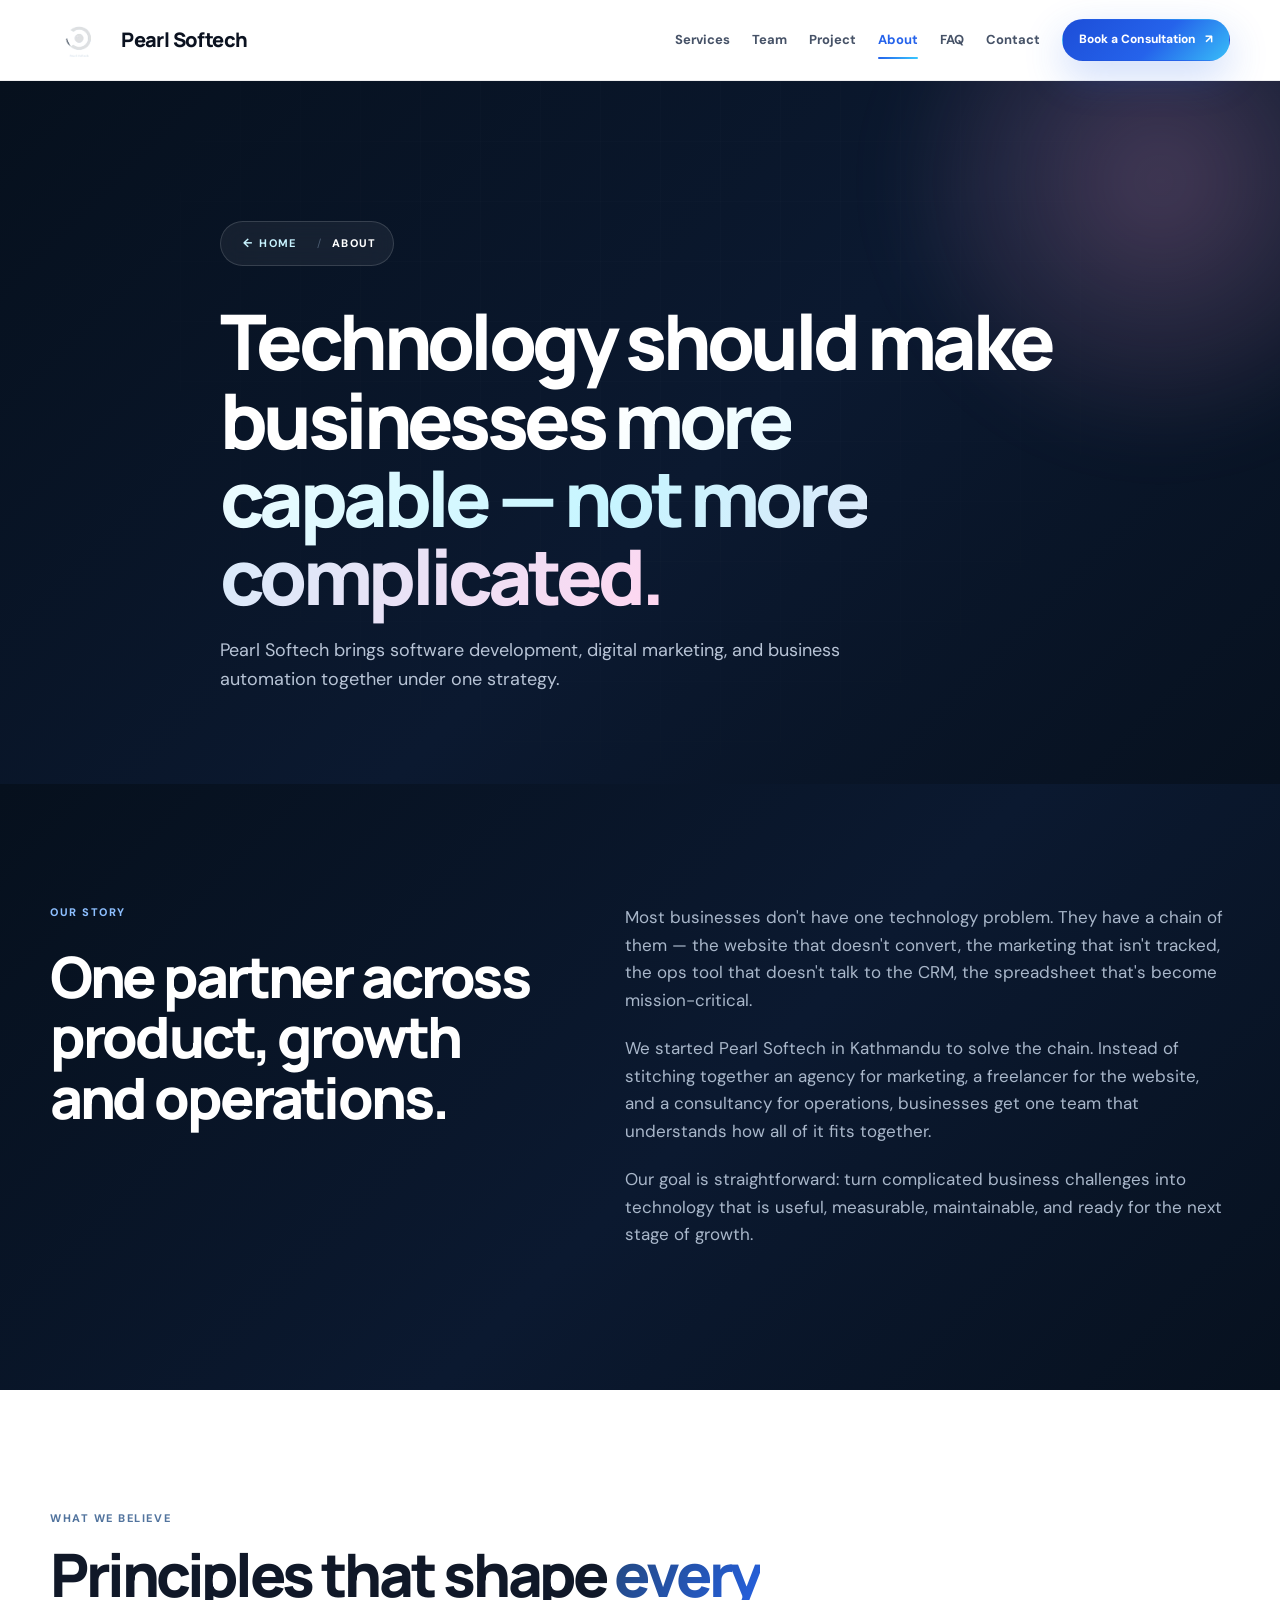
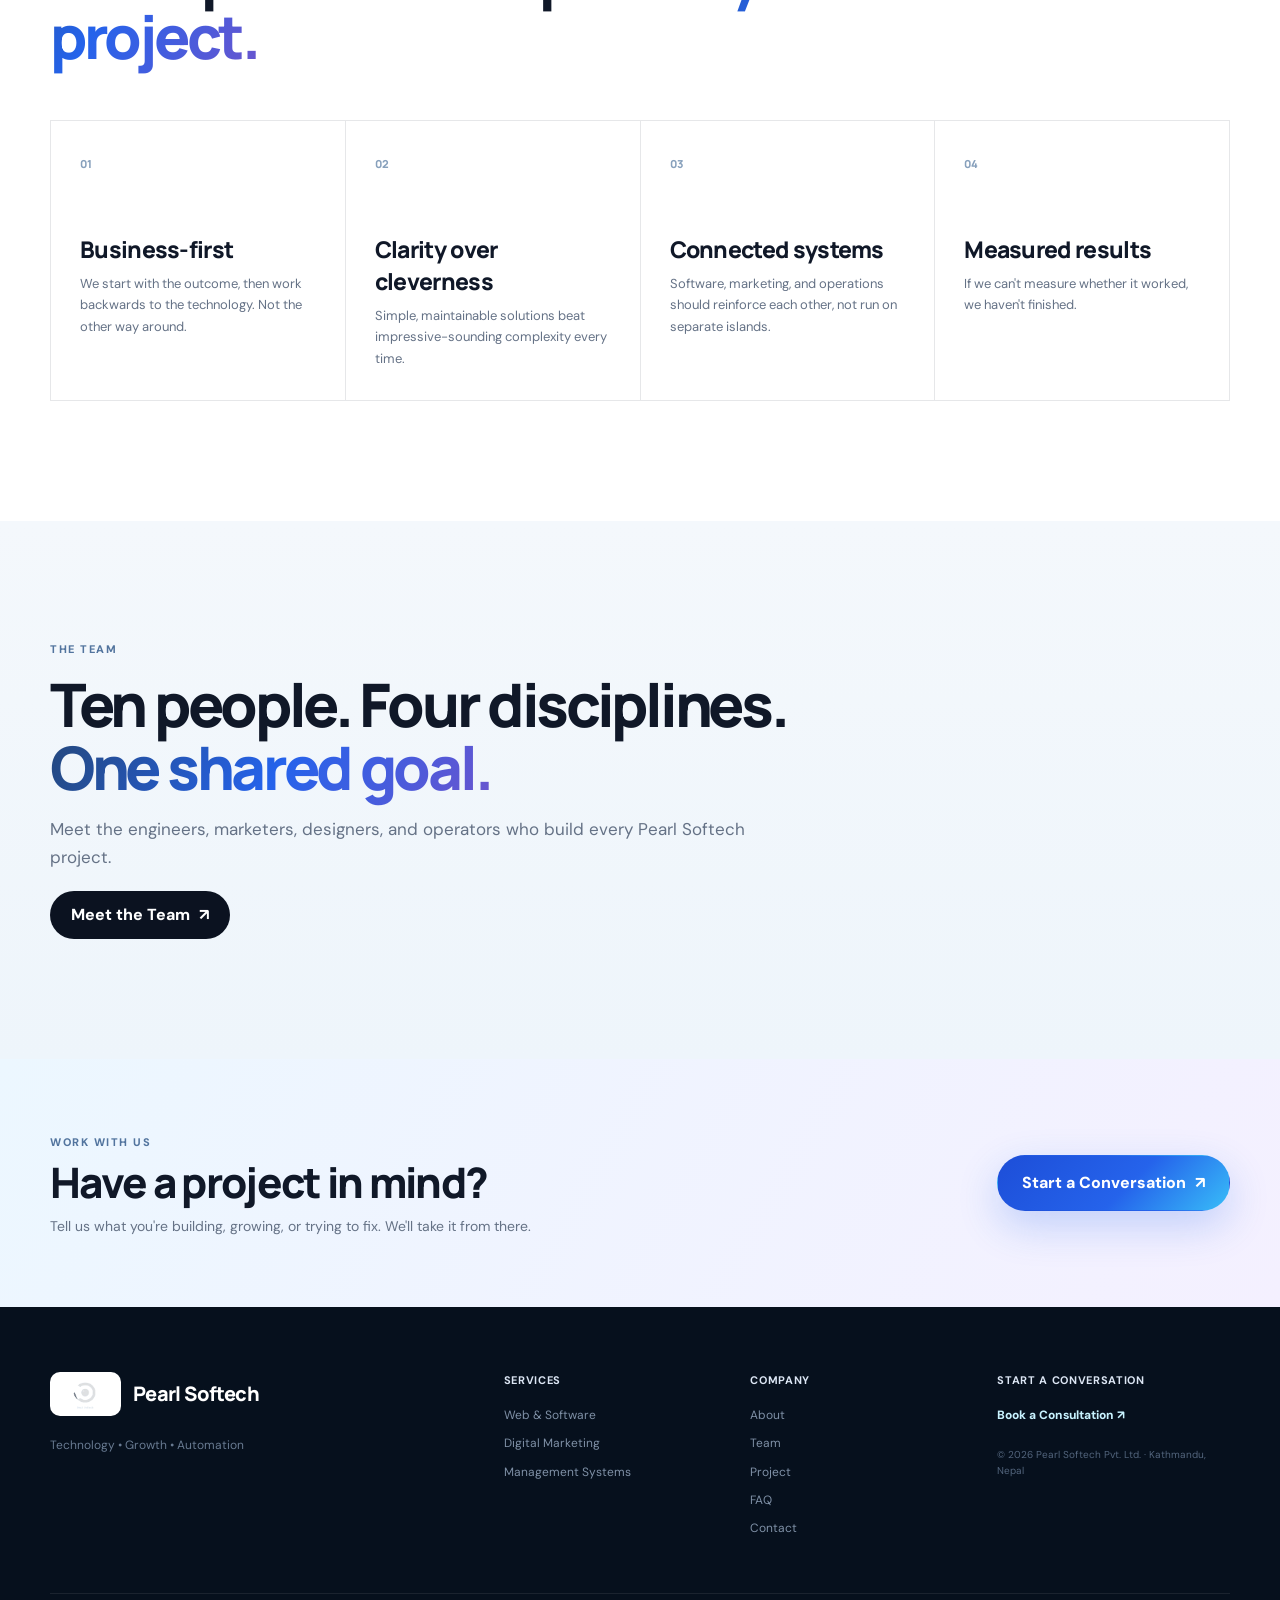
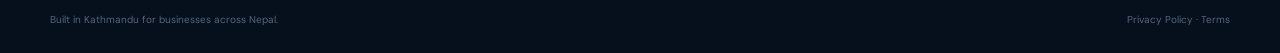
<file: about.html>
<!doctype html>
<html lang="en">
<head>
<meta charset="utf-8">
<meta name="viewport" content="width=device-width,initial-scale=1">
<meta name="theme-color" content="#06101d">
<meta name="description" content="About Pearl Softech — a Nepal-based technology, growth and automation partner.">
<title>About — Pearl Softech</title>
<link rel="preconnect" href="https://fonts.googleapis.com">
<link rel="preconnect" href="https://fonts.gstatic.com" crossorigin>
<link href="https://fonts.googleapis.com/css2?family=DM+Sans:wght@400;500;600;700&family=Manrope:wght@600;700;800&display=swap" rel="stylesheet">
<script>document.documentElement.classList.add('js-ready');</script>
<link rel="stylesheet" href="style.css">
</head>
<body data-page="about">
<div class="page-overlay"></div>
<div class="scroll-progress"></div>

<header class="header">
  <div class="container nav">
    <a class="brand" href="index.html"><img src="logo.png" alt="Pearl Softech" class="brand-logo"><span class="brand-text">Pearl <b>Softech</b></span></a>
    <nav class="desktop-nav">
      <a href="services.html" data-page="services">Services</a>
      <a href="team.html"     data-page="team">Team</a>
      <a href="project.html"  data-page="project">Project</a>
      <a href="about.html"    data-page="about">About</a>
      <a href="faq.html"      data-page="faq">FAQ</a>
      <a href="contact.html"  data-page="contact">Contact</a>
      <a class="btn btn-primary btn-nav magnetic" href="contact.html">Book a Consultation <span>↗</span></a>
    </nav>
    <button class="menu-toggle" aria-label="Open menu" aria-expanded="false" aria-controls="mobile-menu"><span></span><span></span><span></span></button>
  </div>
  <div class="mobile-menu" id="mobile-menu">
    <a href="index.html">Home</a>
    <a href="services.html">Services</a>
    <a href="team.html">Team</a>
    <a href="project.html">Project</a>
    <a href="about.html">About</a>
    <a href="faq.html">FAQ</a>
    <a href="contact.html">Contact</a>
    <a class="btn btn-primary" href="contact.html">Book a Consultation <span>↗</span></a>
  </div>
</header>

<main>
  <section class="page-hero">
    <div class="container page-hero-inner reveal">
      <div class="breadcrumb"><a href="index.html">Home</a><span class="sep">/</span><span class="current">About</span></div>
      <h1>Technology should make businesses <span class="gradient-text">more capable — not more complicated.</span></h1>
      <p>Pearl Softech brings software development, digital marketing, and business automation together under one strategy.</p>
    </div>
  </section>

  <section class="section section-dark">
    <div class="container about-grid">
      <div class="about-label reveal"><span>Our story</span><strong>One partner across product, growth and operations.</strong></div>
      <div class="about-copy reveal reveal-delay-1">
        <p>Most businesses don't have one technology problem. They have a chain of them — the website that doesn't convert, the marketing that isn't tracked, the ops tool that doesn't talk to the CRM, the spreadsheet that's become mission-critical.</p>
        <p>We started Pearl Softech in Kathmandu to solve the chain. Instead of stitching together an agency for marketing, a freelancer for the website, and a consultancy for operations, businesses get one team that understands how all of it fits together.</p>
        <p>Our goal is straightforward: turn complicated business challenges into technology that is useful, measurable, maintainable, and ready for the next stage of growth.</p>
      </div>
    </div>
  </section>

  <section class="section">
    <div class="container">
      <div class="section-intro reveal">
        <div class="eyebrow-light">What we believe</div>
        <h2>Principles that shape <span class="gradient-text-light">every project.</span></h2>
      </div>
      <div class="advantage-grid">
        <article class="advantage reveal"><span>01</span><h3>Business-first</h3><p>We start with the outcome, then work backwards to the technology. Not the other way around.</p></article>
        <article class="advantage reveal reveal-delay-1"><span>02</span><h3>Clarity over cleverness</h3><p>Simple, maintainable solutions beat impressive-sounding complexity every time.</p></article>
        <article class="advantage reveal reveal-delay-2"><span>03</span><h3>Connected systems</h3><p>Software, marketing, and operations should reinforce each other, not run on separate islands.</p></article>
        <article class="advantage reveal reveal-delay-3"><span>04</span><h3>Measured results</h3><p>If we can't measure whether it worked, we haven't finished.</p></article>
      </div>
    </div>
  </section>

  <section class="section section-light-blue">
    <div class="container">
      <div class="section-intro reveal" style="margin-bottom:0">
        <div class="eyebrow-light">The team</div>
        <h2>Ten people. Four disciplines. <span class="gradient-text-light">One shared goal.</span></h2>
        <p>Meet the engineers, marketers, designers, and operators who build every Pearl Softech project.</p>
        <a class="btn btn-dark" href="team.html" style="margin-top:20px">Meet the Team <span>↗</span></a>
      </div>
    </div>
  </section>

  <section class="audit-cta">
    <div class="container audit-inner reveal">
      <div>
        <span class="eyebrow-light">Work with us</span>
        <h2>Have a project in mind?</h2>
        <p>Tell us what you're building, growing, or trying to fix. We'll take it from there.</p>
      </div>
      <a class="btn btn-primary btn-lg magnetic" href="contact.html">Start a Conversation <span>↗</span></a>
    </div>
  </section>
</main>

<footer class="footer">
  <div class="container footer-top">
    <div><a class="brand" href="index.html"><img src="logo.png" alt="Pearl Softech" class="brand-logo"><span class="brand-text">Pearl <b>Softech</b></span></a><p>Technology • Growth • Automation</p></div>
    <div><h4>Services</h4><a href="services.html">Web &amp; Software</a><a href="services.html">Digital Marketing</a><a href="services.html">Management Systems</a></div>
    <div><h4>Company</h4><a href="about.html">About</a><a href="team.html">Team</a><a href="project.html">Project</a><a href="faq.html">FAQ</a><a href="contact.html">Contact</a></div>
    <div><h4>Start a conversation</h4><a class="footer-cta" href="contact.html">Book a Consultation ↗</a><span class="copyright">© <span id="year"></span> Pearl Softech Pvt. Ltd. · Kathmandu, Nepal</span></div>
  </div>
  <div class="container footer-bottom"><span>Built in Kathmandu for businesses across Nepal.</span><span>Privacy Policy · Terms</span></div>
</footer>

<button class="back-to-top" aria-label="Back to top">↑</button>
<script src="main.js"></script>
</body>
</html>
</file>
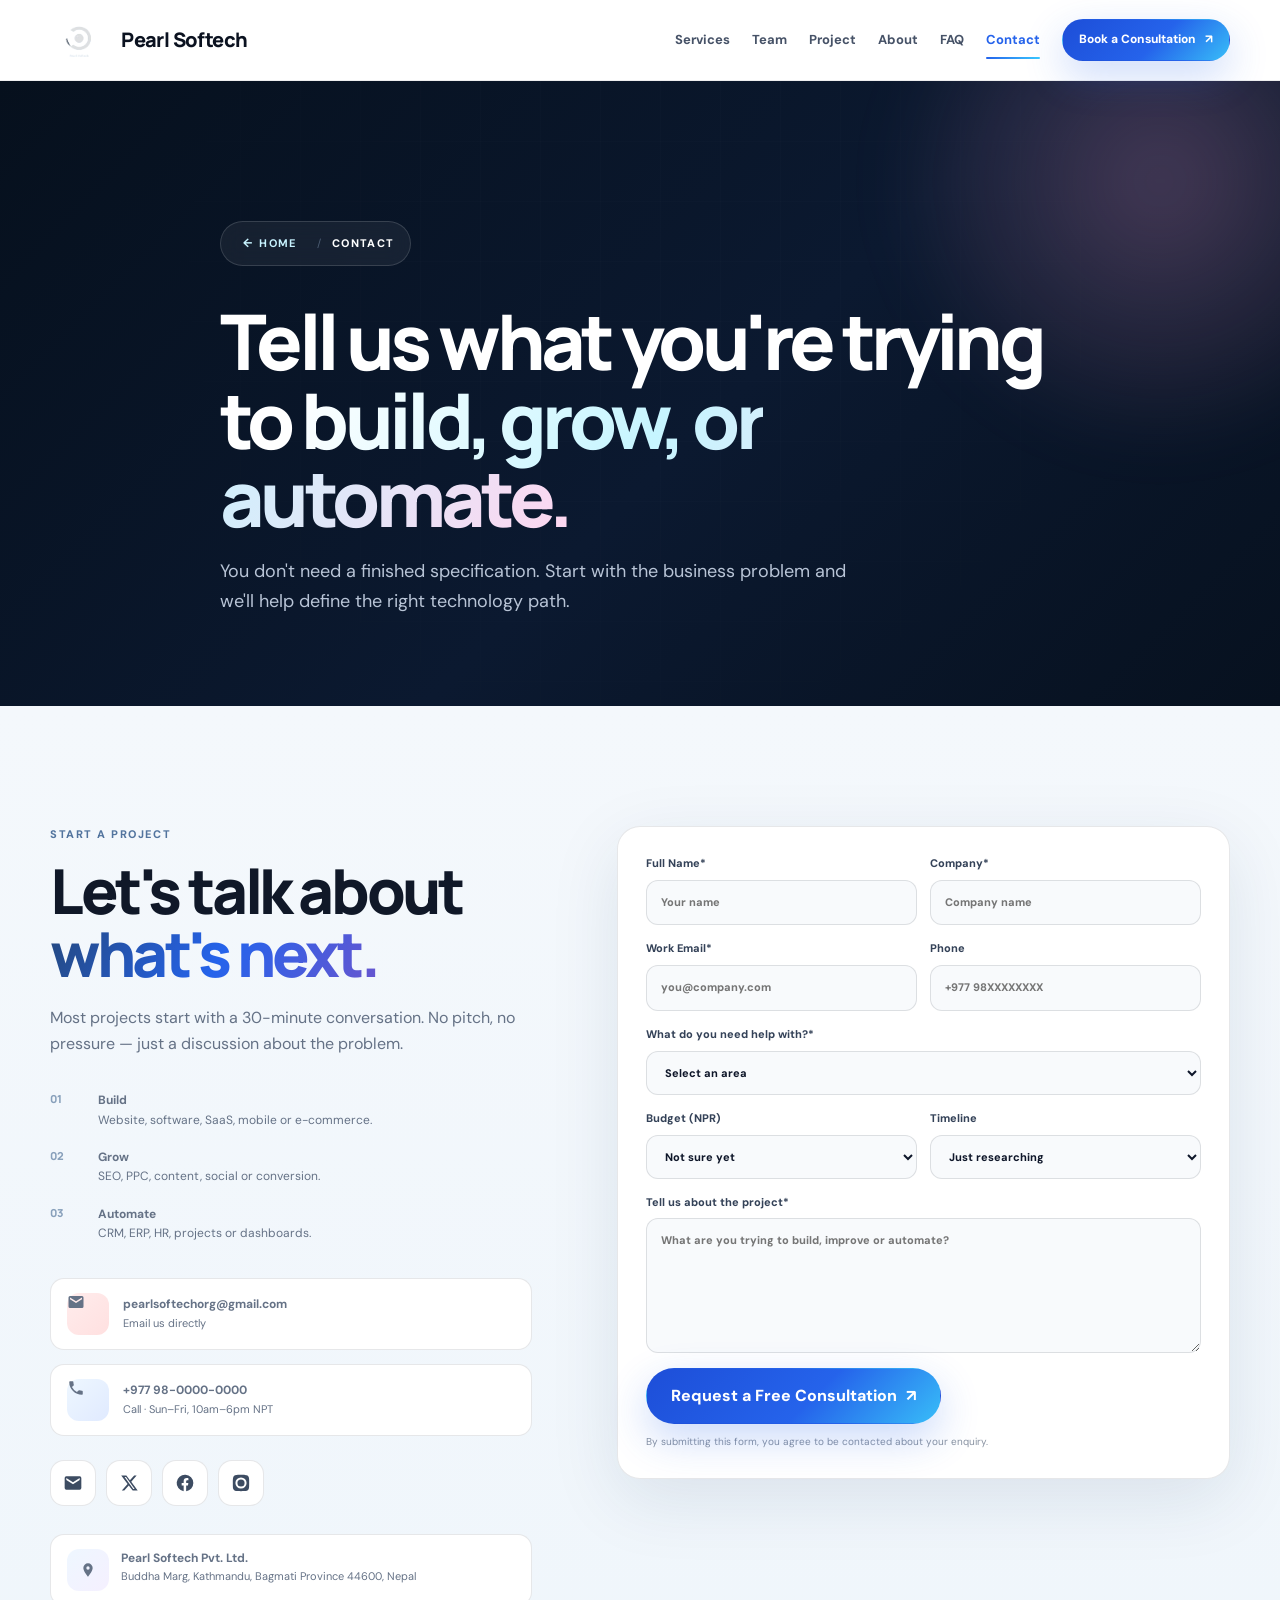
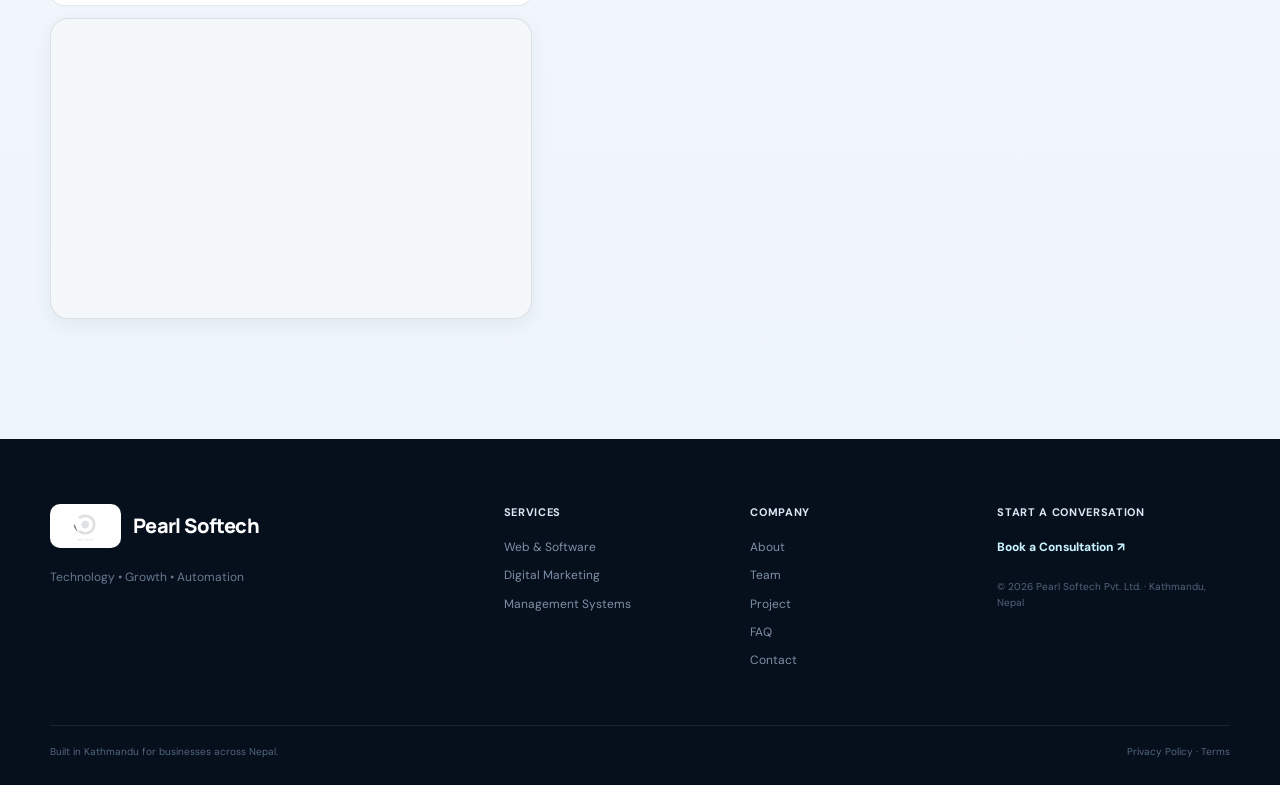
<file: contact.html>
<!doctype html>
<html lang="en">
<head>
<meta charset="utf-8">
<meta name="viewport" content="width=device-width,initial-scale=1">
<meta name="theme-color" content="#06101d">
<meta name="description" content="Contact Pearl Softech — Buddha Marg, Kathmandu, Bagmati Province 44600, Nepal.">
<title>Contact — Pearl Softech</title>
<link rel="preconnect" href="https://fonts.googleapis.com">
<link rel="preconnect" href="https://fonts.gstatic.com" crossorigin>
<link href="https://fonts.googleapis.com/css2?family=DM+Sans:wght@400;500;600;700&family=Manrope:wght@600;700;800&display=swap" rel="stylesheet">
<script>document.documentElement.classList.add('js-ready');</script>
<link rel="stylesheet" href="style.css">
</head>
<body data-page="contact">
<div class="page-overlay"></div>
<div class="scroll-progress"></div>

<header class="header">
  <div class="container nav">
    <a class="brand" href="index.html"><img src="logo.png" alt="Pearl Softech" class="brand-logo"><span class="brand-text">Pearl <b>Softech</b></span></a>
    <nav class="desktop-nav">
      <a href="services.html" data-page="services">Services</a>
      <a href="team.html"     data-page="team">Team</a>
      <a href="project.html"  data-page="project">Project</a>
      <a href="about.html"    data-page="about">About</a>
      <a href="faq.html"      data-page="faq">FAQ</a>
      <a href="contact.html"  data-page="contact">Contact</a>
      <a class="btn btn-primary btn-nav magnetic" href="#form">Book a Consultation <span>↗</span></a>
    </nav>
    <button class="menu-toggle" aria-label="Open menu" aria-expanded="false" aria-controls="mobile-menu"><span></span><span></span><span></span></button>
  </div>
  <div class="mobile-menu" id="mobile-menu">
    <a href="index.html">Home</a>
    <a href="services.html">Services</a>
    <a href="team.html">Team</a>
    <a href="project.html">Project</a>
    <a href="about.html">About</a>
    <a href="faq.html">FAQ</a>
    <a href="contact.html">Contact</a>
    <a class="btn btn-primary" href="#form">Book a Consultation <span>↗</span></a>
  </div>
</header>

<main>
  <section class="page-hero">
    <div class="container page-hero-inner reveal">
      <div class="breadcrumb"><a href="index.html">Home</a><span class="sep">/</span><span class="current">Contact</span></div>
      <h1>Tell us what you're trying to <span class="gradient-text">build, grow, or automate.</span></h1>
      <p>You don't need a finished specification. Start with the business problem and we'll help define the right technology path.</p>
    </div>
  </section>

  <section class="section section-light-blue" id="form">
    <div class="container contact-grid">
      <div class="contact-copy reveal">
        <div class="eyebrow-light">Start a project</div>
        <h2>Let's talk about <span class="gradient-text-light">what's next.</span></h2>
        <p>Most projects start with a 30-minute conversation. No pitch, no pressure — just a discussion about the problem.</p>

        <div class="contact-bullets">
          <div><span>01</span><p><b>Build</b><br>Website, software, SaaS, mobile or e-commerce.</p></div>
          <div><span>02</span><p><b>Grow</b><br>SEO, PPC, content, social or conversion.</p></div>
          <div><span>03</span><p><b>Automate</b><br>CRM, ERP, HR, projects or dashboards.</p></div>
        </div>

        <div class="contact-info">
          <a href="mailto:hello@pearlsoftech.com.np">
            <span class="contact-icon contact-icon-mail" aria-hidden="true"><svg viewBox="0 0 24 24" width="18" height="18"><path fill="currentColor" d="M20 4H4a2 2 0 0 0-2 2v12a2 2 0 0 0 2 2h16a2 2 0 0 0 2-2V6a2 2 0 0 0-2-2Zm0 4.4-8 5-8-5V6l8 5 8-5v2.4Z"/></svg></span>
            <span><b>pearlsoftechorg@gmail.com</b><span>Email us directly</span></span>
          </a>
          <a href="tel:+9779800000000">
            <span class="contact-icon contact-icon-phone" aria-hidden="true"><svg viewBox="0 0 24 24" width="18" height="18"><path fill="currentColor" d="M6.6 10.8a15.1 15.1 0 0 0 6.6 6.6l2.2-2.2a1 1 0 0 1 1-.24 11.4 11.4 0 0 0 3.6.57 1 1 0 0 1 1 1V20a1 1 0 0 1-1 1A17 17 0 0 1 3 4a1 1 0 0 1 1-1h3.5a1 1 0 0 1 1 1 11.4 11.4 0 0 0 .57 3.6 1 1 0 0 1-.25 1l-2.22 2.2Z"/></svg></span>
            <span><b>+977 98-0000-0000</b><span>Call · Sun–Fri, 10am–6pm NPT</span></span>
          </a>
        </div>

        <div class="social-row">
          <a class="social-btn social-gmail" href="mailto:hello@pearlsoftech.com.np" aria-label="Gmail"><svg viewBox="0 0 24 24" width="20" height="20"><path fill="currentColor" d="M20 4H4a2 2 0 0 0-2 2v12a2 2 0 0 0 2 2h16a2 2 0 0 0 2-2V6a2 2 0 0 0-2-2Zm0 4.4-8 5-8-5V6l8 5 8-5v2.4Z"/></svg></a>
          <a class="social-btn social-x" href="https://x.com/pearl_soft01?fbclid=IwY2xjawUVu3NwZG9mAWV4dG4DYWVtAjEwAGJyaWQRMU5VdFZzSWFpb1VndDNUSFBzcnRjBmFwcF9pZBAyMjIwMzkxNzg4MjAwODkyAAEenKYC0w_kpfLhHbPAjxUwIe-h3R570lMsUiz3hKm7UKo0hWS7O17E6wxX604_aem_7XaX6GgQD7lYbYeoeUtZcQ" rel="noopener" aria-label="X"><svg viewBox="0 0 24 24" width="18" height="18"><path fill="currentColor" d="M18.9 2h3.3l-7.2 8.2L23.6 22h-6.7l-5.2-6.8L5.7 22H2.4l7.7-8.8L1.6 2h6.9l4.7 6.2L18.9 2Zm-1.2 18h1.8L8 3.9H6.1L17.7 20Z"/></svg></a>
          <a class="social-btn social-fb" href="https://www.facebook.com/profile.php?id=61569672626784" target="_blank" rel="noopener" aria-label="Facebook"><svg viewBox="0 0 24 24" width="20" height="20"><path fill="currentColor" d="M22 12a10 10 0 1 0-11.6 9.9v-7h-2.4V12h2.4V9.8c0-2.4 1.4-3.7 3.6-3.7 1 0 2.1.2 2.1.2v2.3h-1.2c-1.2 0-1.5.7-1.5 1.5V12h2.6l-.4 2.9h-2.2v7A10 10 0 0 0 22 12Z"/></svg></a>
          <a class="social-btn social-ig" href="https://www.instagram.com/pearl_softech/" target="_blank" rel="noopener" aria-label="Instagram"><svg viewBox="0 0 24 24" width="20" height="20"><path fill="currentColor" d="M12 2.2c3.2 0 3.6 0 4.8.1 1.2.1 1.8.3 2.2.4.6.2 1 .5 1.4.9.4.4.7.8.9 1.4.2.5.4 1 .4 2.2.1 1.2.1 1.6.1 4.8s0 3.6-.1 4.8c-.1 1.2-.3 1.8-.4 2.2-.2.6-.5 1-.9 1.4-.4.4-.8.7-1.4.9-.5.2-1 .4-2.2.4-1.2.1-1.6.1-4.8.1s-3.6 0-4.8-.1c-1.2-.1-1.8-.3-2.2-.4-.6-.2-1-.5-1.4-.9-.4-.4-.7-.8-.9-1.4-.2-.5-.4-1-.4-2.2C2.2 15.6 2.2 15.2 2.2 12s0-3.6.1-4.8c.1-1.2.3-1.8.4-2.2.2-.6.5-1 .9-1.4.4-.4.8-.7 1.4-.9.5-.2 1-.4 2.2-.4 1.2-.1 1.6-.1 4.8-.1Zm0 3.1a6.7 6.7 0 1 0 0 13.4 6.7 6.7 0 0 0 0-13.4Zm0 11a4.3 4.3 0 1 1 0-8.6 4.3 4.3 0 0 1 0 8.6Zm6.9-11.3a1.6 1.6 0 1 1-3.2 0 1.6 1.6 0 0 1 3.2 0Z"/></svg></a>
        </div>

        <div class="map-block">
          <div class="map-label">
            <span class="contact-icon contact-icon-pin" aria-hidden="true"><svg viewBox="0 0 24 24" width="16" height="16"><path fill="currentColor" d="M12 2a7 7 0 0 0-7 7c0 5 7 13 7 13s7-8 7-13a7 7 0 0 0-7-7Zm0 9.5A2.5 2.5 0 1 1 14.5 9 2.5 2.5 0 0 1 12 11.5Z"/></svg></span>
            <span><b>Pearl Softech Pvt. Ltd.</b><span>Buddha Marg, Kathmandu, Bagmati Province 44600, Nepal</span></span>
          </div>
          <div class="map-embed">
            <iframe title="Pearl Softech location" src="https://www.google.com/maps?q=Buddha+Marg,+Kathmandu,+Bagmati+Province+44600,+Nepal&output=embed" loading="lazy" referrerpolicy="no-referrer-when-downgrade" allowfullscreen></iframe>
          </div>
        </div>
      </div>

      <form class="lead-form reveal reveal-delay-1" id="contact-form">
        <div class="form-row">
          <label>Full Name*<input required name="name" autocomplete="name" placeholder="Your name"></label>
          <label>Company*<input required name="company" autocomplete="organization" placeholder="Company name"></label>
        </div>
        <div class="form-row">
          <label>Work Email*<input required type="email" name="email" autocomplete="email" placeholder="you@company.com"></label>
          <label>Phone<input name="phone" autocomplete="tel" placeholder="+977 98XXXXXXXX"></label>
        </div>
        <label>What do you need help with?*
          <select required name="service">
            <option value="">Select an area</option>
            <option>Web &amp; Software Development</option>
            <option>SaaS / Mobile App</option>
            <option>E-commerce</option>
            <option>Digital Marketing</option>
            <option>CRM / ERP</option>
            <option>HR / Project Management</option>
            <option>Digital Growth &amp; Technology Audit</option>
            <option>Other</option>
          </select>
        </label>
        <div class="form-row">
          <label>Budget (NPR)
            <select name="budget">
              <option>Not sure yet</option>
              <option>Under Rs. 50,000</option>
              <option>Rs. 50,000 – Rs. 1,50,000</option>
              <option>Rs. 1,50,000 – Rs. 5,00,000</option>
              <option>Rs. 5,00,000 – Rs. 15,00,000</option>
              <option>Rs. 15,00,000+</option>
            </select>
          </label>
          <label>Timeline
            <select name="timeline">
              <option>Just researching</option>
              <option>ASAP</option>
              <option>1–3 months</option>
              <option>3–6 months</option>
              <option>6+ months</option>
            </select>
          </label>
        </div>
        <label>Tell us about the project*
          <textarea required name="message" rows="6" placeholder="What are you trying to build, improve or automate?"></textarea>
        </label>
        <button class="btn btn-primary btn-lg magnetic" type="submit">Request a Free Consultation <span>↗</span></button>
        <p class="form-note">By submitting this form, you agree to be contacted about your enquiry.</p>
        <p class="form-success" id="form-success" role="status"></p>
      </form>
    </div>
  </section>
</main>

<footer class="footer">
  <div class="container footer-top">
    <div><a class="brand" href="index.html"><img src="logo.png" alt="Pearl Softech" class="brand-logo"><span class="brand-text">Pearl <b>Softech</b></span></a><p>Technology • Growth • Automation</p></div>
    <div><h4>Services</h4><a href="services.html">Web &amp; Software</a><a href="services.html">Digital Marketing</a><a href="services.html">Management Systems</a></div>
    <div><h4>Company</h4><a href="about.html">About</a><a href="team.html">Team</a><a href="project.html">Project</a><a href="faq.html">FAQ</a><a href="contact.html">Contact</a></div>
    <div><h4>Start a conversation</h4><a class="footer-cta" href="contact.html">Book a Consultation ↗</a><span class="copyright">© <span id="year"></span> Pearl Softech Pvt. Ltd. · Kathmandu, Nepal</span></div>
  </div>
  <div class="container footer-bottom"><span>Built in Kathmandu for businesses across Nepal.</span><span>Privacy Policy · Terms</span></div>
</footer>

<button class="back-to-top" aria-label="Back to top">↑</button>
<script src="main.js"></script>
</body>
</html>
</file>
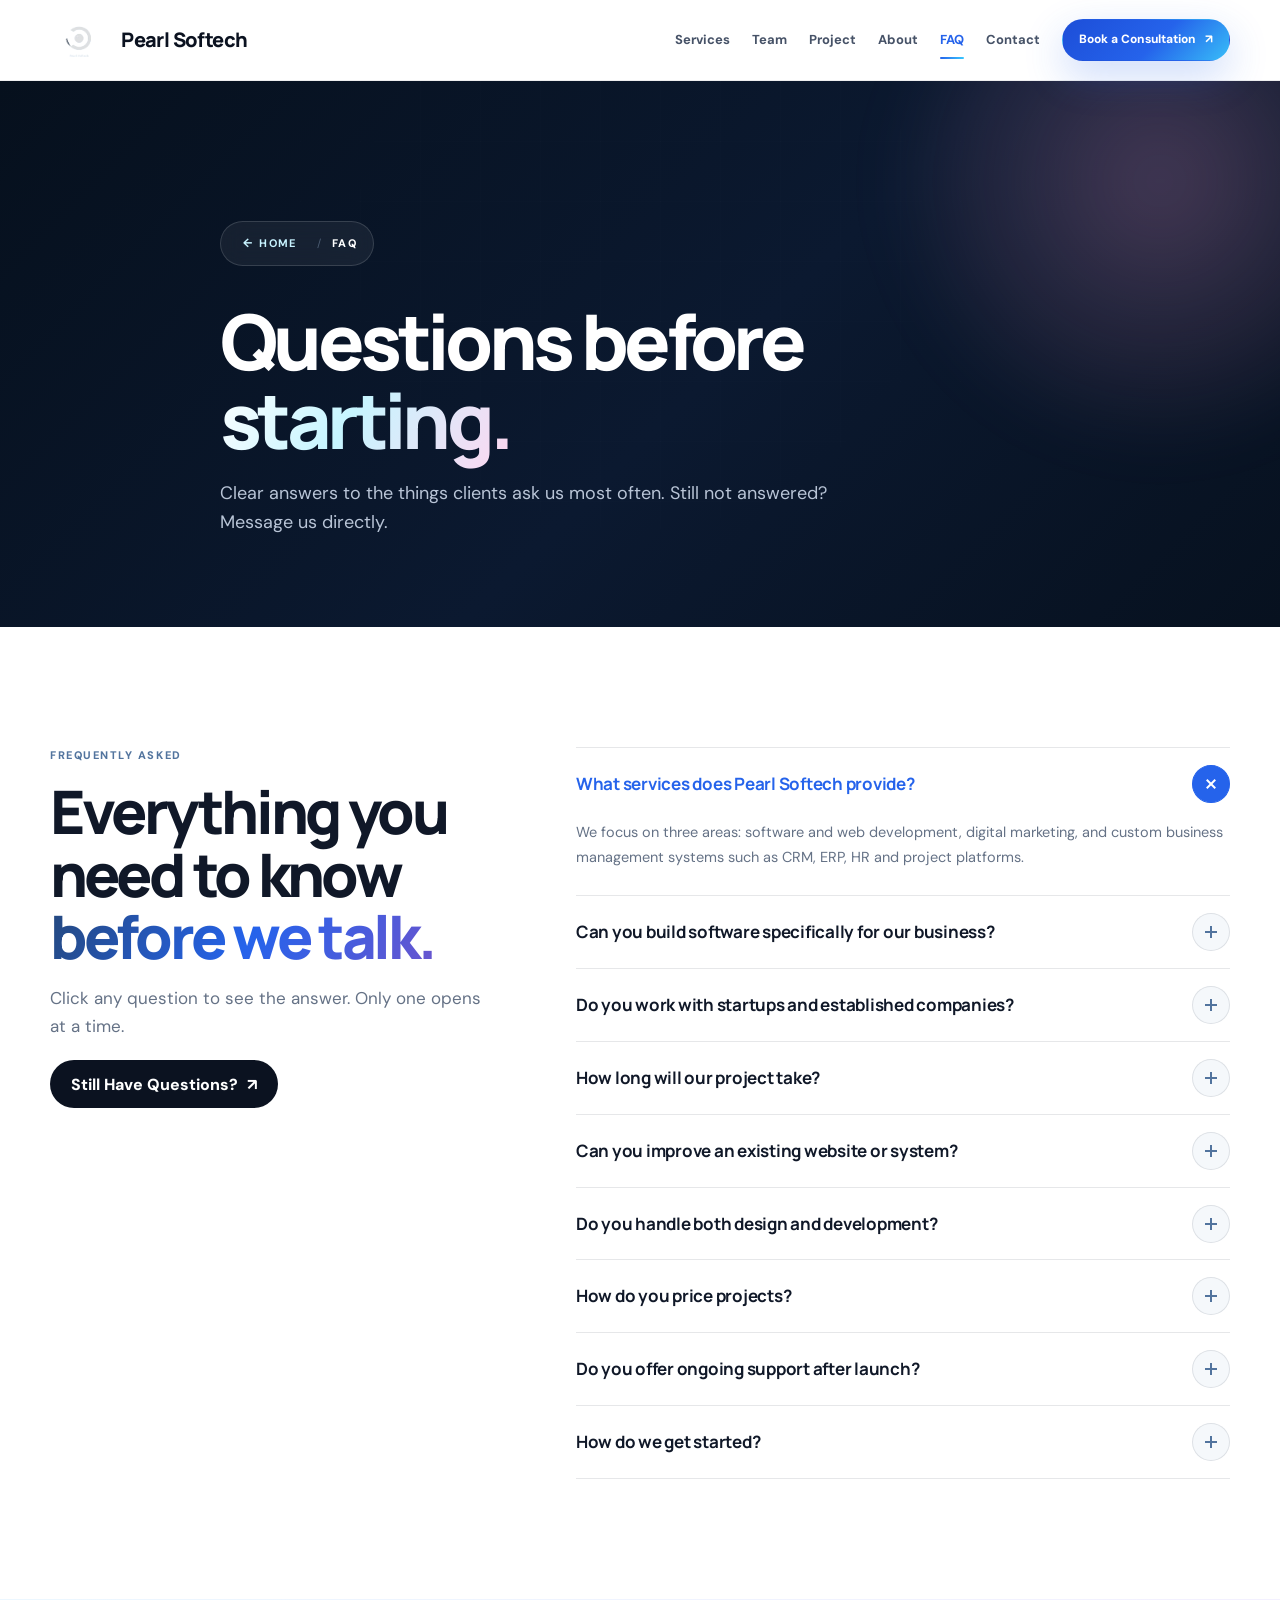
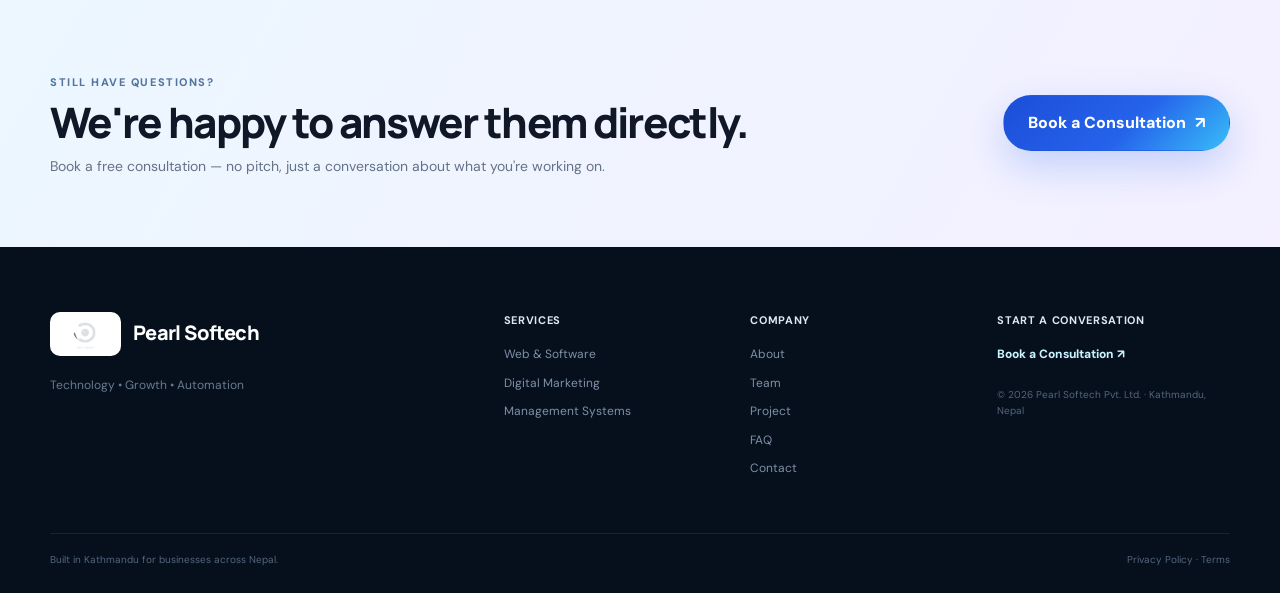
<file: faq.html>
<!doctype html>
<html lang="en">
<head>
<meta charset="utf-8">
<meta name="viewport" content="width=device-width,initial-scale=1">
<meta name="theme-color" content="#06101d">
<meta name="description" content="Frequently asked questions about working with Pearl Softech, Kathmandu.">
<title>FAQ — Pearl Softech</title>
<link rel="preconnect" href="https://fonts.googleapis.com">
<link rel="preconnect" href="https://fonts.gstatic.com" crossorigin>
<link href="https://fonts.googleapis.com/css2?family=DM+Sans:wght@400;500;600;700&family=Manrope:wght@600;700;800&display=swap" rel="stylesheet">
<script>document.documentElement.classList.add('js-ready');</script>
<link rel="stylesheet" href="style.css">
</head>
<body data-page="faq">
<div class="page-overlay"></div>
<div class="scroll-progress"></div>

<header class="header">
  <div class="container nav">
    <a class="brand" href="index.html"><img src="logo.png" alt="Pearl Softech" class="brand-logo"><span class="brand-text">Pearl <b>Softech</b></span></a>
    <nav class="desktop-nav">
      <a href="services.html" data-page="services">Services</a>
      <a href="team.html"     data-page="team">Team</a>
      <a href="project.html"  data-page="project">Project</a>
      <a href="about.html"    data-page="about">About</a>
      <a href="faq.html"      data-page="faq">FAQ</a>
      <a href="contact.html"  data-page="contact">Contact</a>
      <a class="btn btn-primary btn-nav magnetic" href="contact.html">Book a Consultation <span>↗</span></a>
    </nav>
    <button class="menu-toggle" aria-label="Open menu" aria-expanded="false" aria-controls="mobile-menu"><span></span><span></span><span></span></button>
  </div>
  <div class="mobile-menu" id="mobile-menu">
    <a href="index.html">Home</a>
    <a href="services.html">Services</a>
    <a href="team.html">Team</a>
    <a href="project.html">Project</a>
    <a href="about.html">About</a>
    <a href="faq.html">FAQ</a>
    <a href="contact.html">Contact</a>
    <a class="btn btn-primary" href="contact.html">Book a Consultation <span>↗</span></a>
  </div>
</header>

<main>
  <section class="page-hero">
    <div class="container page-hero-inner reveal">
      <div class="breadcrumb"><a href="index.html">Home</a><span class="sep">/</span><span class="current">FAQ</span></div>
      <h1>Questions before <span class="gradient-text">starting.</span></h1>
      <p>Clear answers to the things clients ask us most often. Still not answered? Message us directly.</p>
    </div>
  </section>

  <section class="section">
    <div class="container faq-grid">
      <div class="section-intro reveal">
        <div class="eyebrow-light">Frequently asked</div>
        <h2>Everything you need to know <span class="gradient-text-light">before we talk.</span></h2>
        <p>Click any question to see the answer. Only one opens at a time.</p>
        <a class="btn btn-dark" href="contact.html" style="margin-top:20px">Still Have Questions? <span>↗</span></a>
      </div>
      <div class="faq-list">
        <details class="faq reveal" open>
          <summary>What services does Pearl Softech provide?</summary>
          <p>We focus on three areas: software and web development, digital marketing, and custom business management systems such as CRM, ERP, HR and project platforms.</p>
        </details>
        <details class="faq reveal">
          <summary>Can you build software specifically for our business?</summary>
          <p>Yes. We design and develop custom web applications, SaaS products, dashboards, portals, automation systems and integrations around your specific workflows.</p>
        </details>
        <details class="faq reveal">
          <summary>Do you work with startups and established companies?</summary>
          <p>Yes. The delivery model ranges from MVP development and launch support to larger internal systems, integrations, and digital modernization programs.</p>
        </details>
        <details class="faq reveal">
          <summary>How long will our project take?</summary>
          <p>It depends on scope, complexity, integrations, and feedback cycles. After discovery, we provide a realistic delivery plan rather than guessing from a generic package.</p>
        </details>
        <details class="faq reveal">
          <summary>Can you improve an existing website or system?</summary>
          <p>Yes. We can assess whether the best move is optimization, redesign, modernization, integration, or a full rebuild.</p>
        </details>
        <details class="faq reveal">
          <summary>Do you handle both design and development?</summary>
          <p>Yes. Design, front-end, back-end, integrations, deployment and analytics are all handled under one roof.</p>
        </details>
        <details class="faq reveal">
          <summary>How do you price projects?</summary>
          <p>Most engagements are fixed-scope or retainer-based. After a discovery call, we provide a written estimate with milestones and deliverables in NPR or USD.</p>
        </details>
        <details class="faq reveal">
          <summary>Do you offer ongoing support after launch?</summary>
          <p>Yes. We offer support, maintenance, and improvement retainers for clients who want us to stay involved after the initial launch.</p>
        </details>
        <details class="faq reveal">
          <summary>How do we get started?</summary>
          <p>Book a consultation or submit the project form. We'll discuss the business objective, current situation, requirements, and the appropriate next step.</p>
        </details>
      </div>
    </div>
  </section>

  <section class="audit-cta">
    <div class="container audit-inner reveal">
      <div>
        <span class="eyebrow-light">Still have questions?</span>
        <h2>We're happy to answer them directly.</h2>
        <p>Book a free consultation — no pitch, just a conversation about what you're working on.</p>
      </div>
      <a class="btn btn-primary btn-lg magnetic" href="contact.html">Book a Consultation <span>↗</span></a>
    </div>
  </section>
</main>

<footer class="footer">
  <div class="container footer-top">
    <div><a class="brand" href="index.html"><img src="logo.png" alt="Pearl Softech" class="brand-logo"><span class="brand-text">Pearl <b>Softech</b></span></a><p>Technology • Growth • Automation</p></div>
    <div><h4>Services</h4><a href="services.html">Web &amp; Software</a><a href="services.html">Digital Marketing</a><a href="services.html">Management Systems</a></div>
    <div><h4>Company</h4><a href="about.html">About</a><a href="team.html">Team</a><a href="project.html">Project</a><a href="faq.html">FAQ</a><a href="contact.html">Contact</a></div>
    <div><h4>Start a conversation</h4><a class="footer-cta" href="contact.html">Book a Consultation ↗</a><span class="copyright">© <span id="year"></span> Pearl Softech Pvt. Ltd. · Kathmandu, Nepal</span></div>
  </div>
  <div class="container footer-bottom"><span>Built in Kathmandu for businesses across Nepal.</span><span>Privacy Policy · Terms</span></div>
</footer>

<button class="back-to-top" aria-label="Back to top">↑</button>
<script src="main.js"></script>
</body>
</html>
</file>
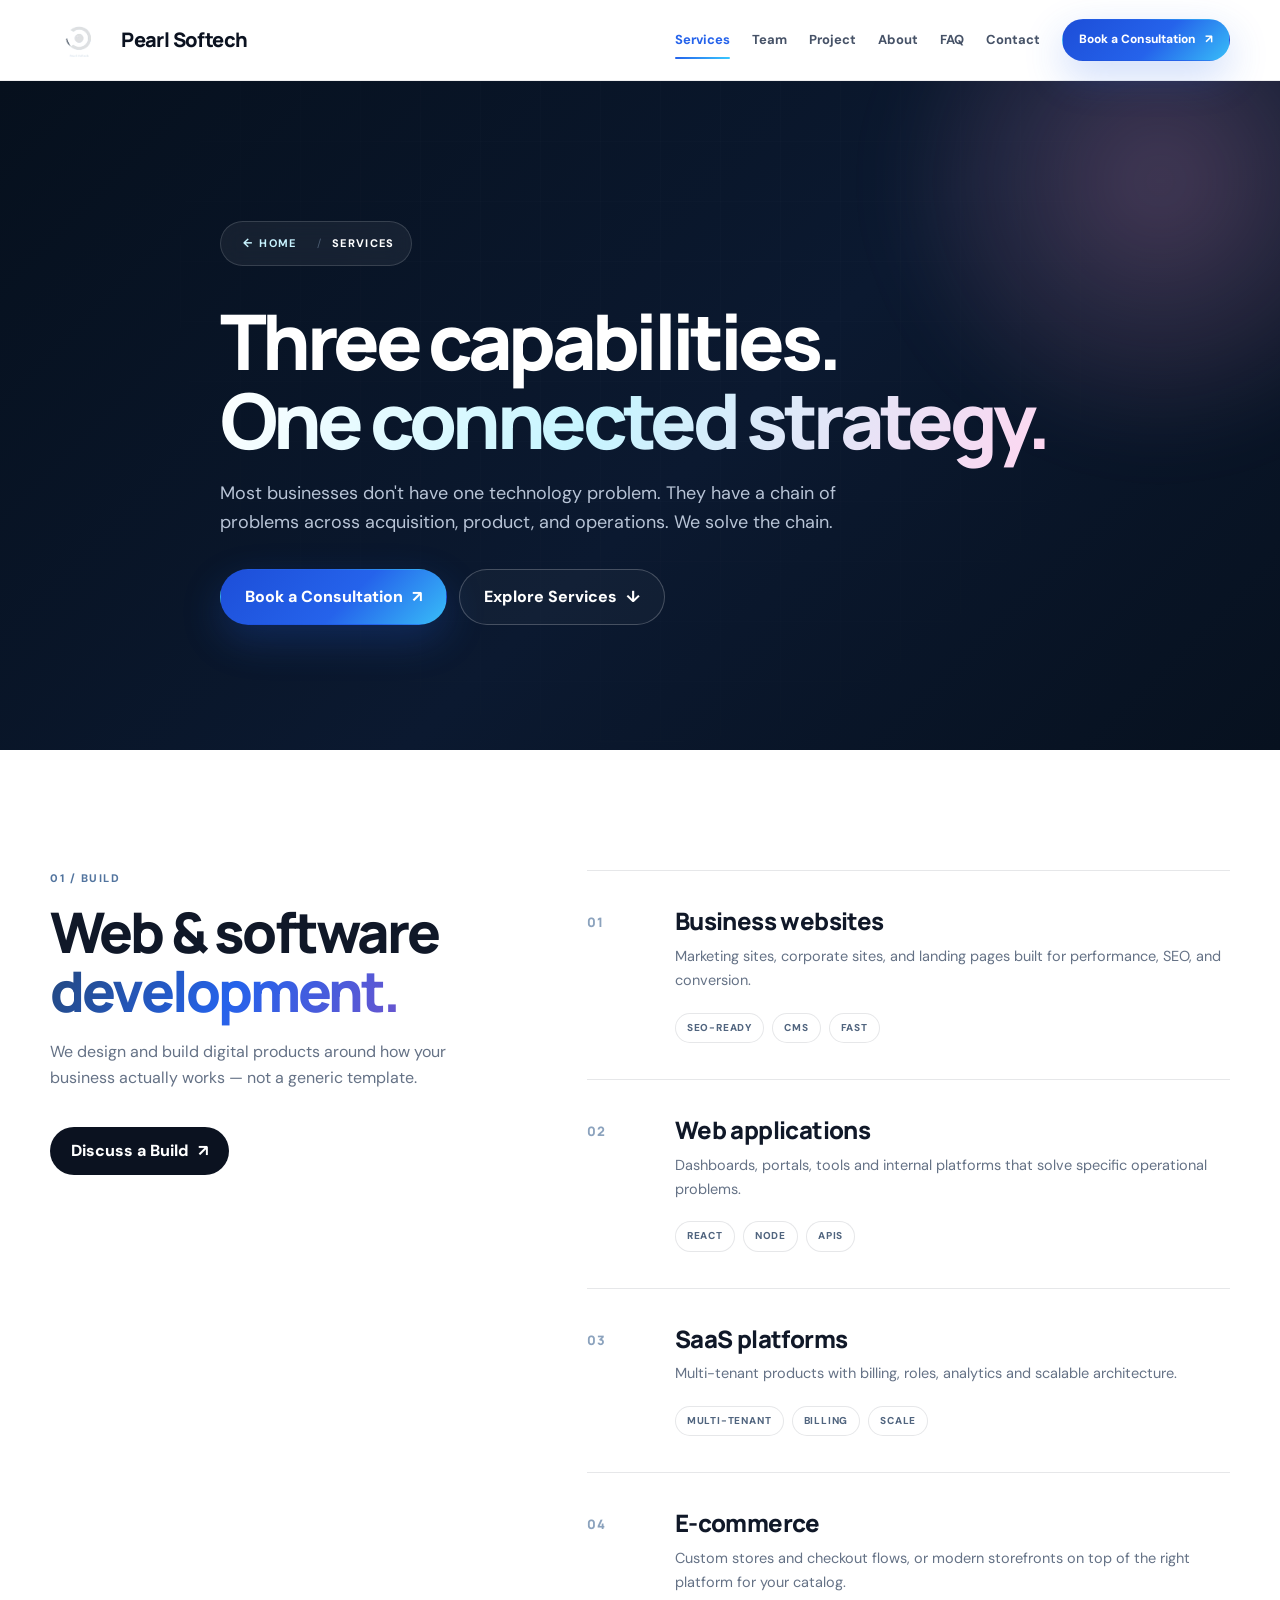
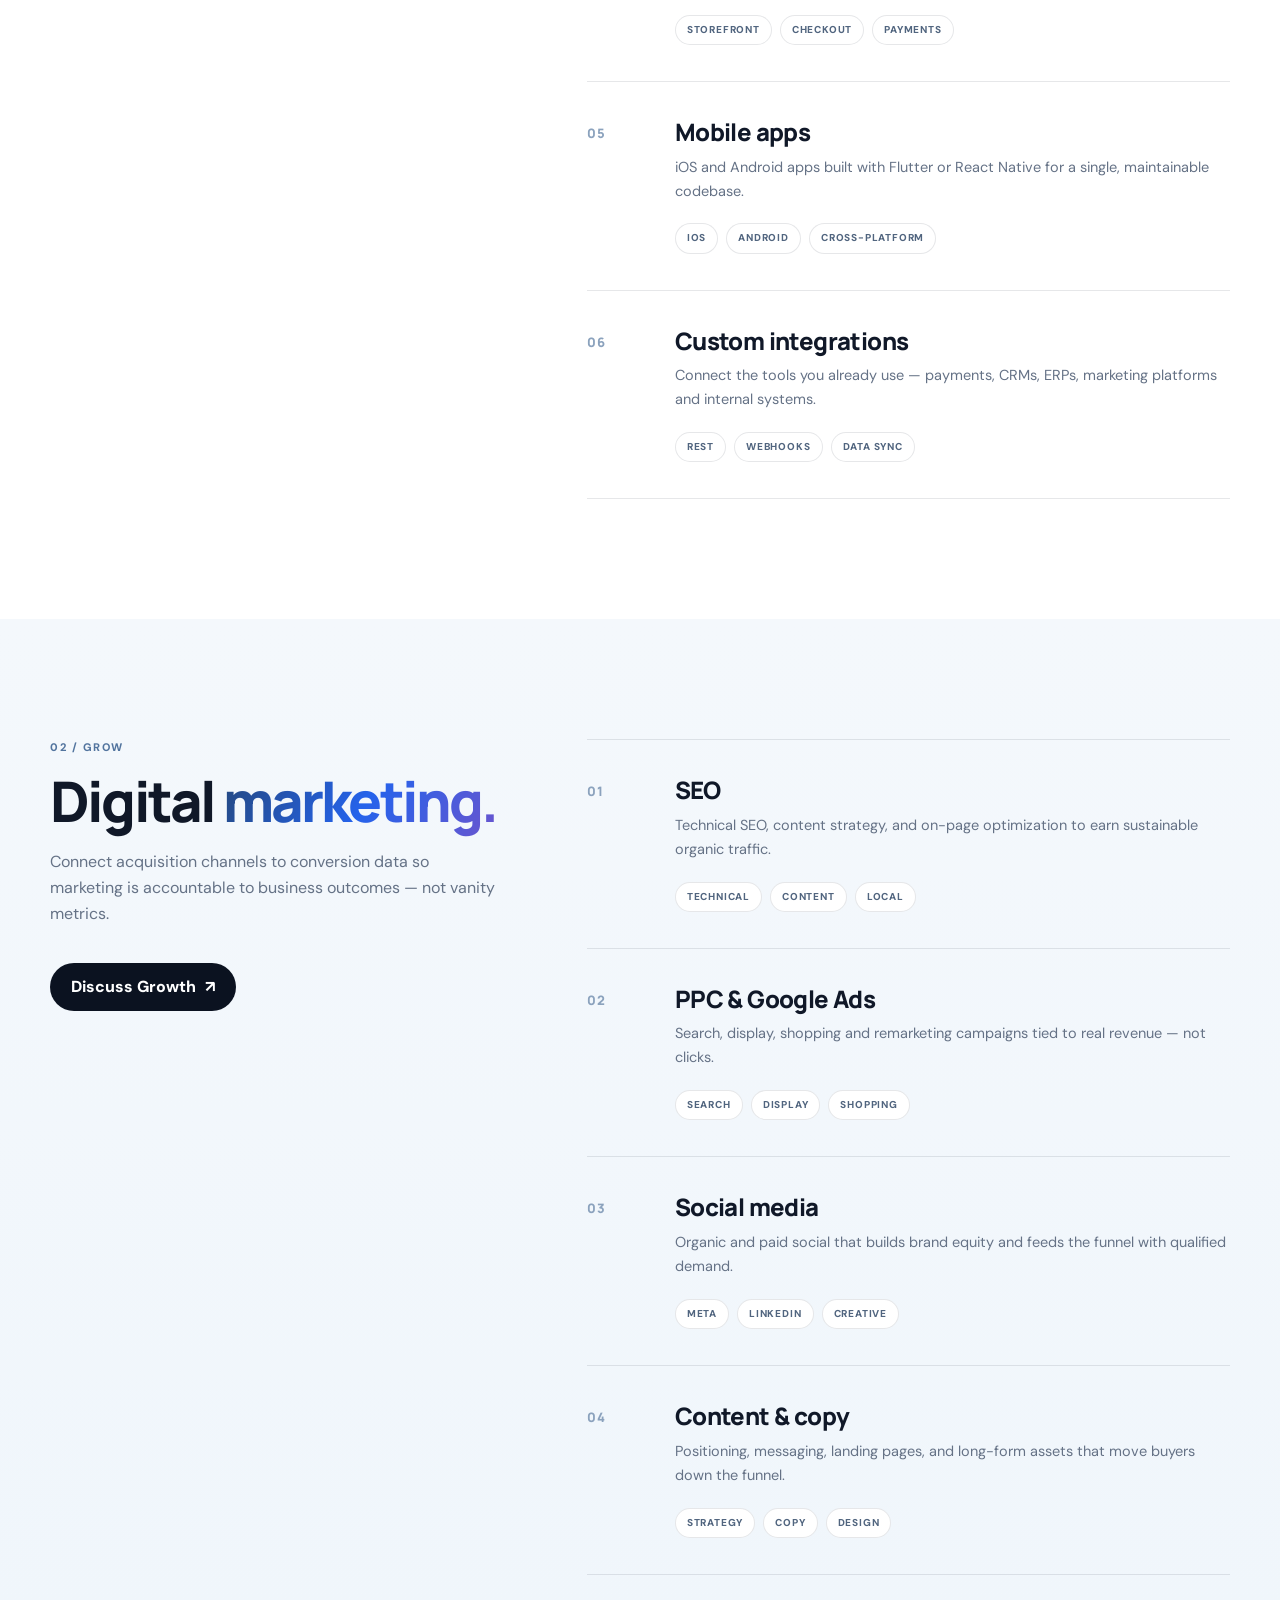
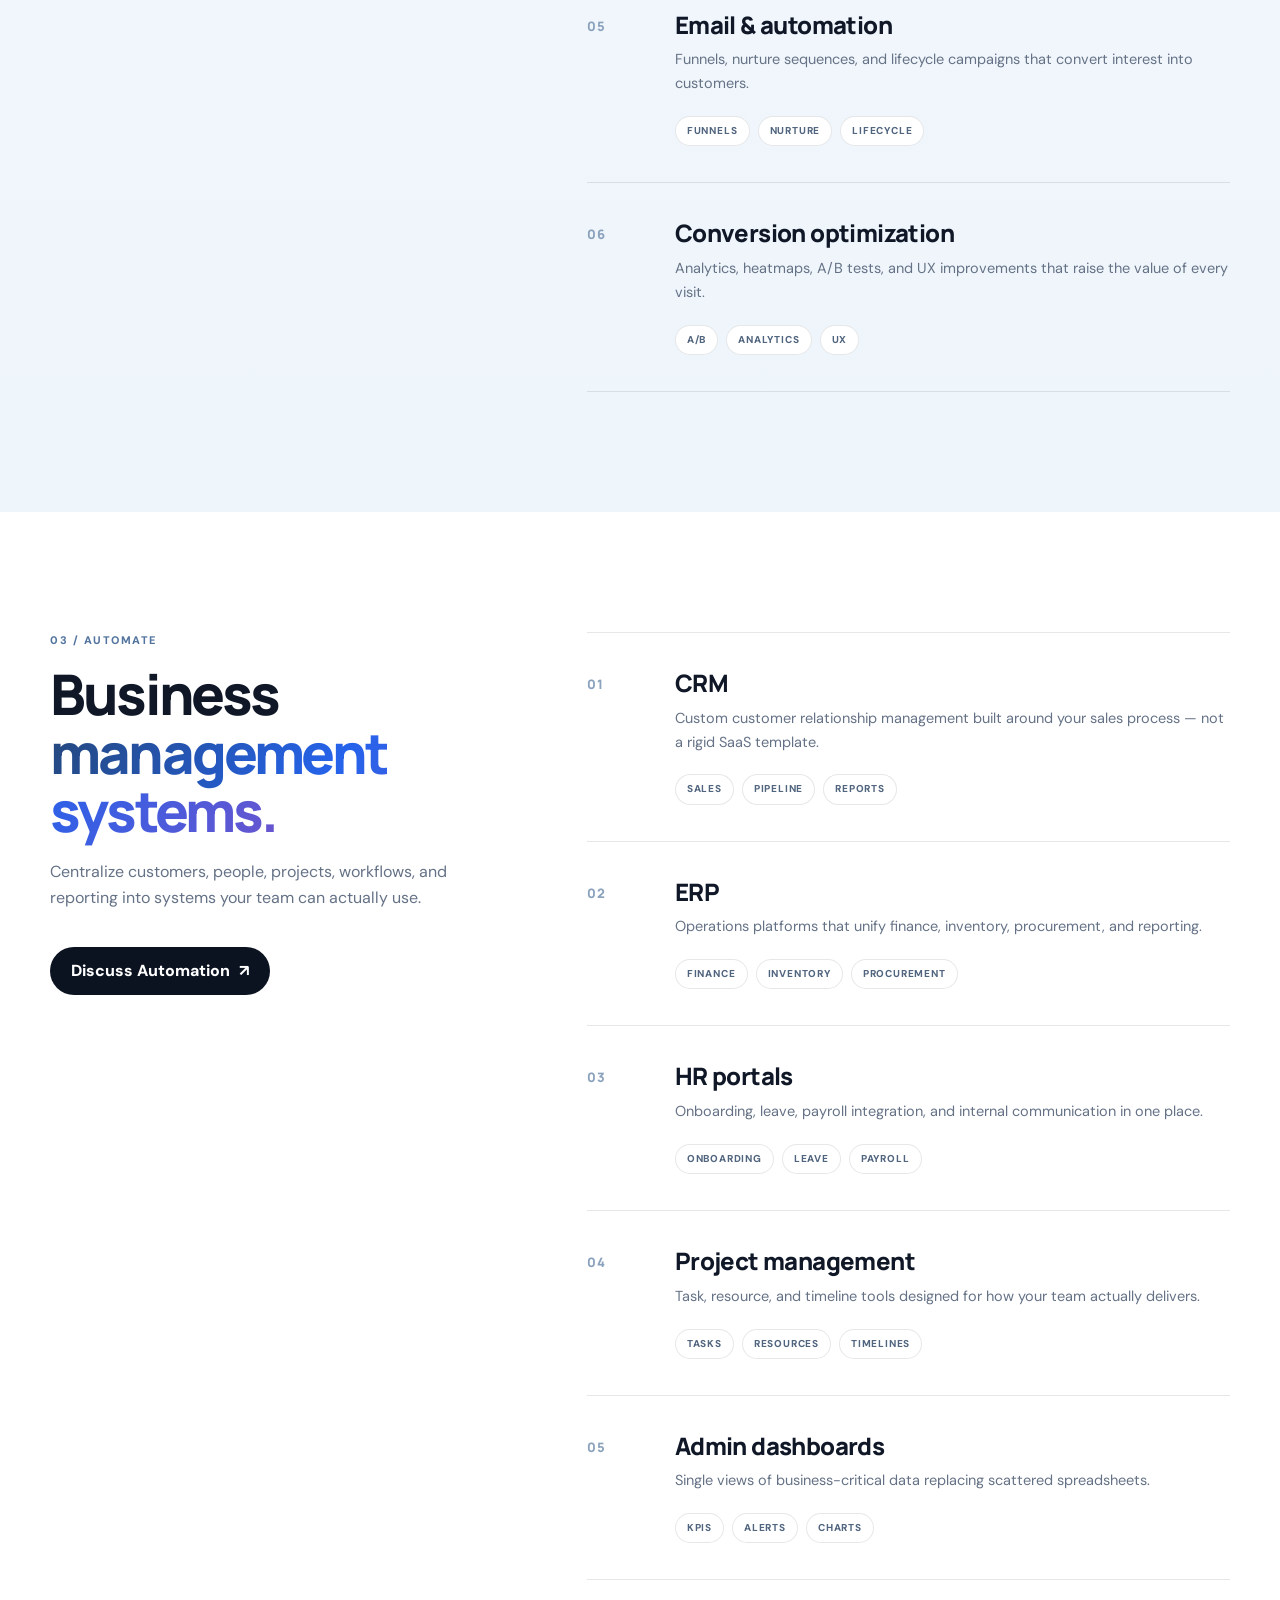
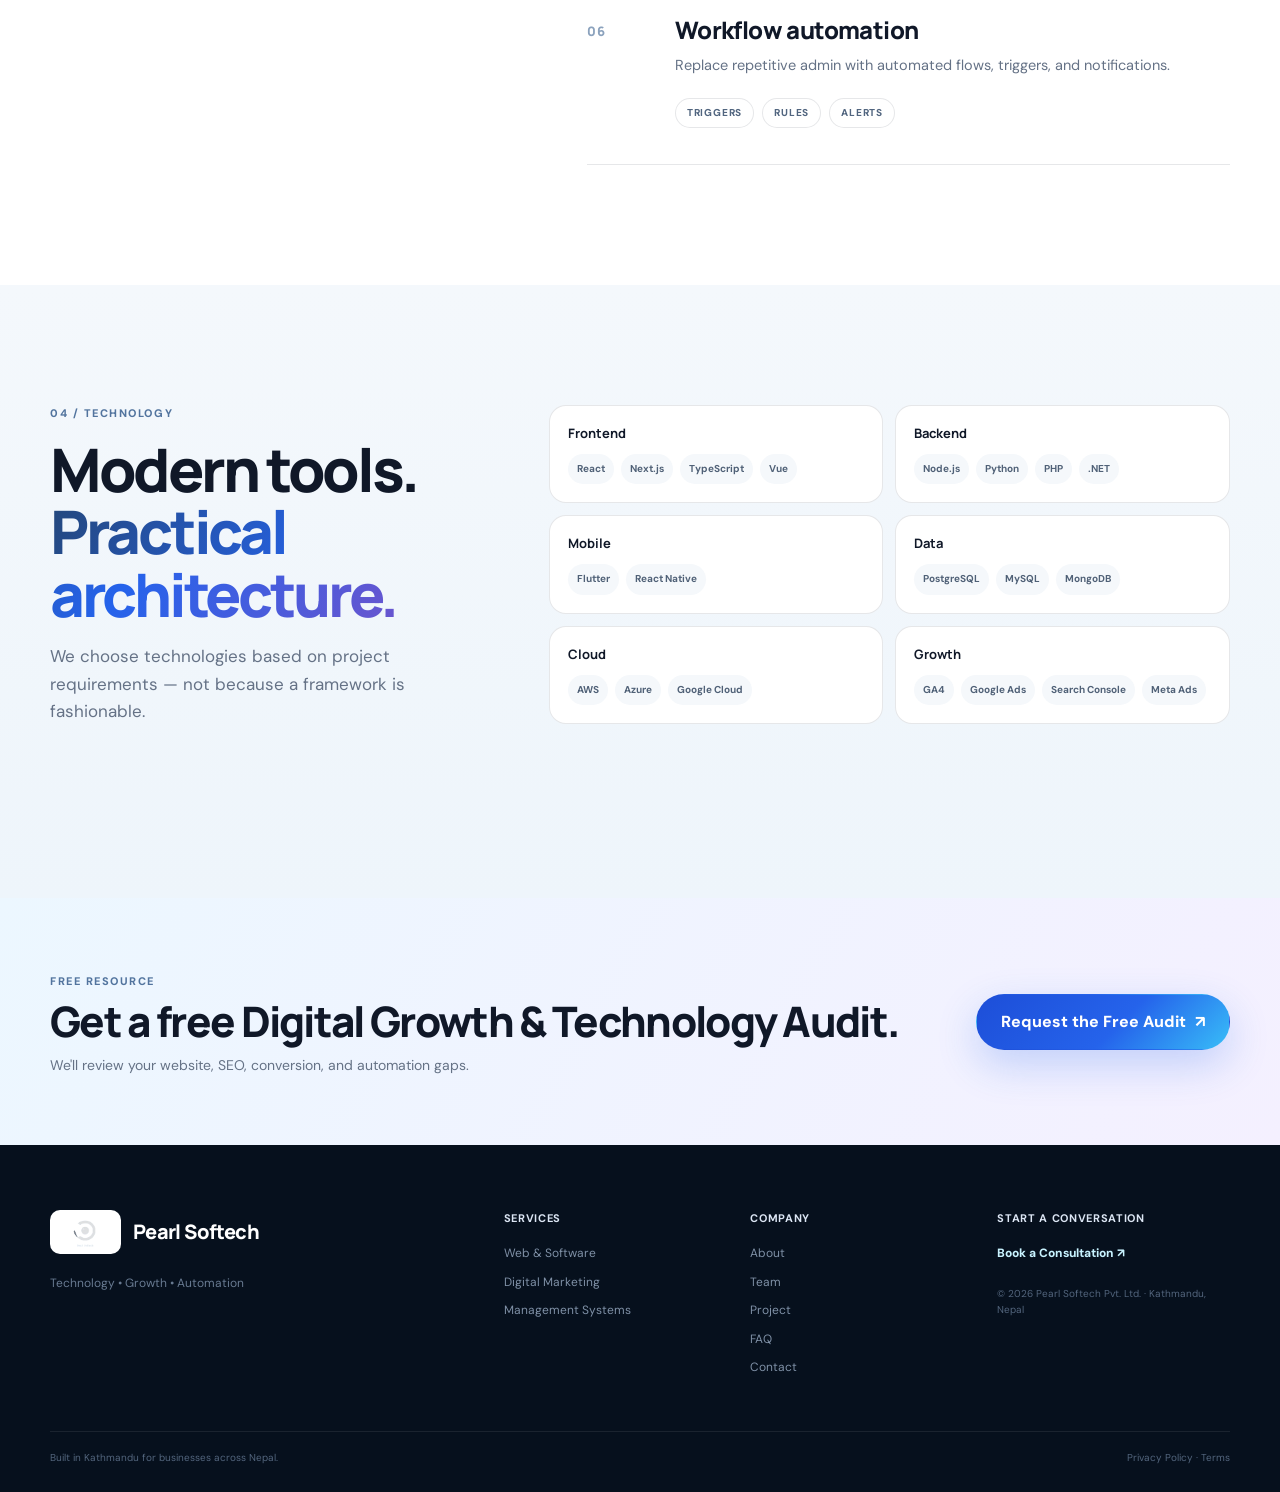
<file: services.html>
<!doctype html>
<html lang="en">
<head>
<meta charset="utf-8">
<meta name="viewport" content="width=device-width,initial-scale=1">
<meta name="theme-color" content="#06101d">
<meta name="description" content="Pearl Softech services — web & software development, digital marketing, and business management systems in Nepal.">
<title>Services — Pearl Softech</title>
<link rel="preconnect" href="https://fonts.googleapis.com">
<link rel="preconnect" href="https://fonts.gstatic.com" crossorigin>
<link href="https://fonts.googleapis.com/css2?family=DM+Sans:wght@400;500;600;700&family=Manrope:wght@600;700;800&display=swap" rel="stylesheet">
<script>document.documentElement.classList.add('js-ready');</script>
<link rel="stylesheet" href="style.css">
</head>
<body data-page="services">
<div class="page-overlay"></div>
<div class="scroll-progress"></div>

<header class="header">
  <div class="container nav">
    <a class="brand" href="index.html"><img src="logo.png" alt="Pearl Softech" class="brand-logo"><span class="brand-text">Pearl <b>Softech</b></span></a>
    <nav class="desktop-nav">
      <a href="services.html" data-page="services">Services</a>
      <a href="team.html"     data-page="team">Team</a>
      <a href="project.html"  data-page="project">Project</a>
      <a href="about.html"    data-page="about">About</a>
      <a href="faq.html"      data-page="faq">FAQ</a>
      <a href="contact.html"  data-page="contact">Contact</a>
      <a class="btn btn-primary btn-nav magnetic" href="contact.html">Book a Consultation <span>↗</span></a>
    </nav>
    <button class="menu-toggle" aria-label="Open menu" aria-expanded="false" aria-controls="mobile-menu"><span></span><span></span><span></span></button>
  </div>
  <div class="mobile-menu" id="mobile-menu">
    <a href="index.html">Home</a>
    <a href="services.html">Services</a>
    <a href="team.html">Team</a>
    <a href="project.html">Project</a>
    <a href="about.html">About</a>
    <a href="faq.html">FAQ</a>
    <a href="contact.html">Contact</a>
    <a class="btn btn-primary" href="contact.html">Book a Consultation <span>↗</span></a>
  </div>
</header>

<main>
  <section class="page-hero">
    <div class="container page-hero-inner reveal">
      <div class="breadcrumb"><a href="index.html">Home</a><span class="sep">/</span><span class="current">Services</span></div>
      <h1>Three capabilities.<br><span class="gradient-text">One connected strategy.</span></h1>
      <p>Most businesses don't have one technology problem. They have a chain of problems across acquisition, product, and operations. We solve the chain.</p>
      <div class="hero-actions">
        <a class="btn btn-primary btn-lg magnetic" href="contact.html">Book a Consultation <span>↗</span></a>
        <a class="btn btn-outline-light btn-lg" href="#build">Explore Services <span>↓</span></a>
      </div>
    </div>
  </section>

  <section class="section" id="build">
    <div class="container split-layout">
      <div class="sticky-intro reveal">
        <div class="eyebrow-light">01 / Build</div>
        <h2>Web &amp; software <span class="gradient-text-light">development.</span></h2>
        <p>We design and build digital products around how your business actually works — not a generic template.</p>
        <a class="btn btn-dark" href="contact.html">Discuss a Build <span>↗</span></a>
      </div>
      <div class="solution-list">
        <article class="solution-row reveal"><span class="solution-index">01</span><div><h3>Business websites</h3><p>Marketing sites, corporate sites, and landing pages built for performance, SEO, and conversion.</p><div class="solution-tags"><span>SEO-ready</span><span>CMS</span><span>Fast</span></div></div></article>
        <article class="solution-row reveal"><span class="solution-index">02</span><div><h3>Web applications</h3><p>Dashboards, portals, tools and internal platforms that solve specific operational problems.</p><div class="solution-tags"><span>React</span><span>Node</span><span>APIs</span></div></div></article>
        <article class="solution-row reveal"><span class="solution-index">03</span><div><h3>SaaS platforms</h3><p>Multi-tenant products with billing, roles, analytics and scalable architecture.</p><div class="solution-tags"><span>Multi-tenant</span><span>Billing</span><span>Scale</span></div></div></article>
        <article class="solution-row reveal"><span class="solution-index">04</span><div><h3>E-commerce</h3><p>Custom stores and checkout flows, or modern storefronts on top of the right platform for your catalog.</p><div class="solution-tags"><span>Storefront</span><span>Checkout</span><span>Payments</span></div></div></article>
        <article class="solution-row reveal"><span class="solution-index">05</span><div><h3>Mobile apps</h3><p>iOS and Android apps built with Flutter or React Native for a single, maintainable codebase.</p><div class="solution-tags"><span>iOS</span><span>Android</span><span>Cross-platform</span></div></div></article>
        <article class="solution-row reveal"><span class="solution-index">06</span><div><h3>Custom integrations</h3><p>Connect the tools you already use — payments, CRMs, ERPs, marketing platforms and internal systems.</p><div class="solution-tags"><span>REST</span><span>Webhooks</span><span>Data sync</span></div></div></article>
      </div>
    </div>
  </section>

  <section class="section section-light-blue" id="grow">
    <div class="container split-layout">
      <div class="sticky-intro reveal">
        <div class="eyebrow-light">02 / Grow</div>
        <h2>Digital <span class="gradient-text-light">marketing.</span></h2>
        <p>Connect acquisition channels to conversion data so marketing is accountable to business outcomes — not vanity metrics.</p>
        <a class="btn btn-dark" href="contact.html">Discuss Growth <span>↗</span></a>
      </div>
      <div class="solution-list">
        <article class="solution-row reveal"><span class="solution-index">01</span><div><h3>SEO</h3><p>Technical SEO, content strategy, and on-page optimization to earn sustainable organic traffic.</p><div class="solution-tags"><span>Technical</span><span>Content</span><span>Local</span></div></div></article>
        <article class="solution-row reveal"><span class="solution-index">02</span><div><h3>PPC &amp; Google Ads</h3><p>Search, display, shopping and remarketing campaigns tied to real revenue — not clicks.</p><div class="solution-tags"><span>Search</span><span>Display</span><span>Shopping</span></div></div></article>
        <article class="solution-row reveal"><span class="solution-index">03</span><div><h3>Social media</h3><p>Organic and paid social that builds brand equity and feeds the funnel with qualified demand.</p><div class="solution-tags"><span>Meta</span><span>LinkedIn</span><span>Creative</span></div></div></article>
        <article class="solution-row reveal"><span class="solution-index">04</span><div><h3>Content &amp; copy</h3><p>Positioning, messaging, landing pages, and long-form assets that move buyers down the funnel.</p><div class="solution-tags"><span>Strategy</span><span>Copy</span><span>Design</span></div></div></article>
        <article class="solution-row reveal"><span class="solution-index">05</span><div><h3>Email &amp; automation</h3><p>Funnels, nurture sequences, and lifecycle campaigns that convert interest into customers.</p><div class="solution-tags"><span>Funnels</span><span>Nurture</span><span>Lifecycle</span></div></div></article>
        <article class="solution-row reveal"><span class="solution-index">06</span><div><h3>Conversion optimization</h3><p>Analytics, heatmaps, A/B tests, and UX improvements that raise the value of every visit.</p><div class="solution-tags"><span>A/B</span><span>Analytics</span><span>UX</span></div></div></article>
      </div>
    </div>
  </section>

  <section class="section" id="automate">
    <div class="container split-layout">
      <div class="sticky-intro reveal">
        <div class="eyebrow-light">03 / Automate</div>
        <h2>Business <span class="gradient-text-light">management systems.</span></h2>
        <p>Centralize customers, people, projects, workflows, and reporting into systems your team can actually use.</p>
        <a class="btn btn-dark" href="contact.html">Discuss Automation <span>↗</span></a>
      </div>
      <div class="solution-list">
        <article class="solution-row reveal"><span class="solution-index">01</span><div><h3>CRM</h3><p>Custom customer relationship management built around your sales process — not a rigid SaaS template.</p><div class="solution-tags"><span>Sales</span><span>Pipeline</span><span>Reports</span></div></div></article>
        <article class="solution-row reveal"><span class="solution-index">02</span><div><h3>ERP</h3><p>Operations platforms that unify finance, inventory, procurement, and reporting.</p><div class="solution-tags"><span>Finance</span><span>Inventory</span><span>Procurement</span></div></div></article>
        <article class="solution-row reveal"><span class="solution-index">03</span><div><h3>HR portals</h3><p>Onboarding, leave, payroll integration, and internal communication in one place.</p><div class="solution-tags"><span>Onboarding</span><span>Leave</span><span>Payroll</span></div></div></article>
        <article class="solution-row reveal"><span class="solution-index">04</span><div><h3>Project management</h3><p>Task, resource, and timeline tools designed for how your team actually delivers.</p><div class="solution-tags"><span>Tasks</span><span>Resources</span><span>Timelines</span></div></div></article>
        <article class="solution-row reveal"><span class="solution-index">05</span><div><h3>Admin dashboards</h3><p>Single views of business-critical data replacing scattered spreadsheets.</p><div class="solution-tags"><span>KPIs</span><span>Alerts</span><span>Charts</span></div></div></article>
        <article class="solution-row reveal"><span class="solution-index">06</span><div><h3>Workflow automation</h3><p>Replace repetitive admin with automated flows, triggers, and notifications.</p><div class="solution-tags"><span>Triggers</span><span>Rules</span><span>Alerts</span></div></div></article>
      </div>
    </div>
  </section>

  <section class="section section-light-blue">
    <div class="container tech-grid">
      <div class="section-intro reveal">
        <div class="eyebrow-light">04 / Technology</div>
        <h2>Modern tools.<br><span class="gradient-text-light">Practical architecture.</span></h2>
        <p>We choose technologies based on project requirements — not because a framework is fashionable.</p>
      </div>
      <div class="tech-panels reveal reveal-delay-1">
        <div class="tech-group"><h3>Frontend</h3><div><span>React</span><span>Next.js</span><span>TypeScript</span><span>Vue</span></div></div>
        <div class="tech-group"><h3>Backend</h3><div><span>Node.js</span><span>Python</span><span>PHP</span><span>.NET</span></div></div>
        <div class="tech-group"><h3>Mobile</h3><div><span>Flutter</span><span>React Native</span></div></div>
        <div class="tech-group"><h3>Data</h3><div><span>PostgreSQL</span><span>MySQL</span><span>MongoDB</span></div></div>
        <div class="tech-group"><h3>Cloud</h3><div><span>AWS</span><span>Azure</span><span>Google Cloud</span></div></div>
        <div class="tech-group"><h3>Growth</h3><div><span>GA4</span><span>Google Ads</span><span>Search Console</span><span>Meta Ads</span></div></div>
      </div>
    </div>
  </section>

  <section class="audit-cta">
    <div class="container audit-inner reveal">
      <div>
        <span class="eyebrow-light">Free resource</span>
        <h2>Get a free Digital Growth &amp; Technology Audit.</h2>
        <p>We'll review your website, SEO, conversion, and automation gaps.</p>
      </div>
      <a class="btn btn-primary btn-lg magnetic" href="contact.html">Request the Free Audit <span>↗</span></a>
    </div>
  </section>
</main>

<footer class="footer">
  <div class="container footer-top">
    <div><a class="brand" href="index.html"><img src="logo.png" alt="Pearl Softech" class="brand-logo"><span class="brand-text">Pearl <b>Softech</b></span></a><p>Technology • Growth • Automation</p></div>
    <div><h4>Services</h4><a href="services.html">Web &amp; Software</a><a href="services.html">Digital Marketing</a><a href="services.html">Management Systems</a></div>
    <div><h4>Company</h4><a href="about.html">About</a><a href="team.html">Team</a><a href="project.html">Project</a><a href="faq.html">FAQ</a><a href="contact.html">Contact</a></div>
    <div><h4>Start a conversation</h4><a class="footer-cta" href="contact.html">Book a Consultation ↗</a><span class="copyright">© <span id="year"></span> Pearl Softech Pvt. Ltd. · Kathmandu, Nepal</span></div>
  </div>
  <div class="container footer-bottom"><span>Built in Kathmandu for businesses across Nepal.</span><span>Privacy Policy · Terms</span></div>
</footer>

<button class="back-to-top" aria-label="Back to top">↑</button>
<script src="main.js"></script>
</body>
</html>
</file>
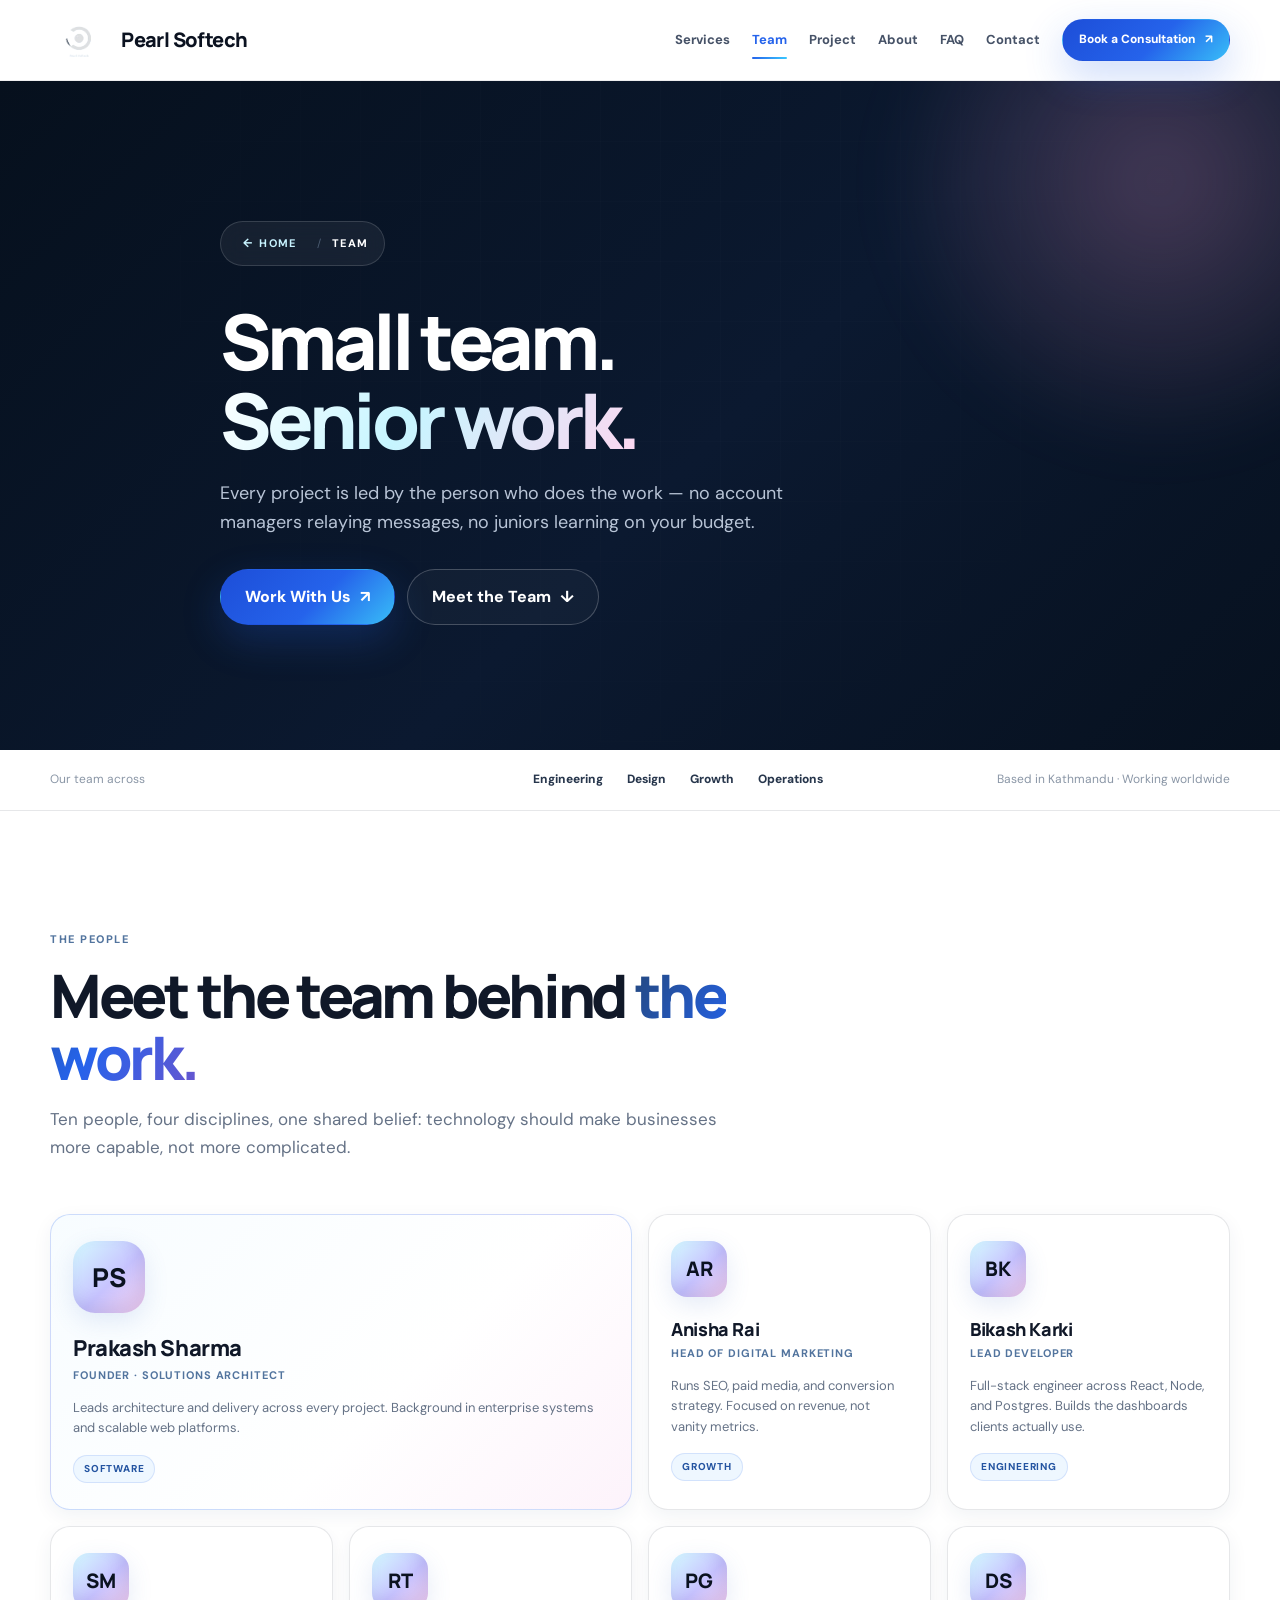
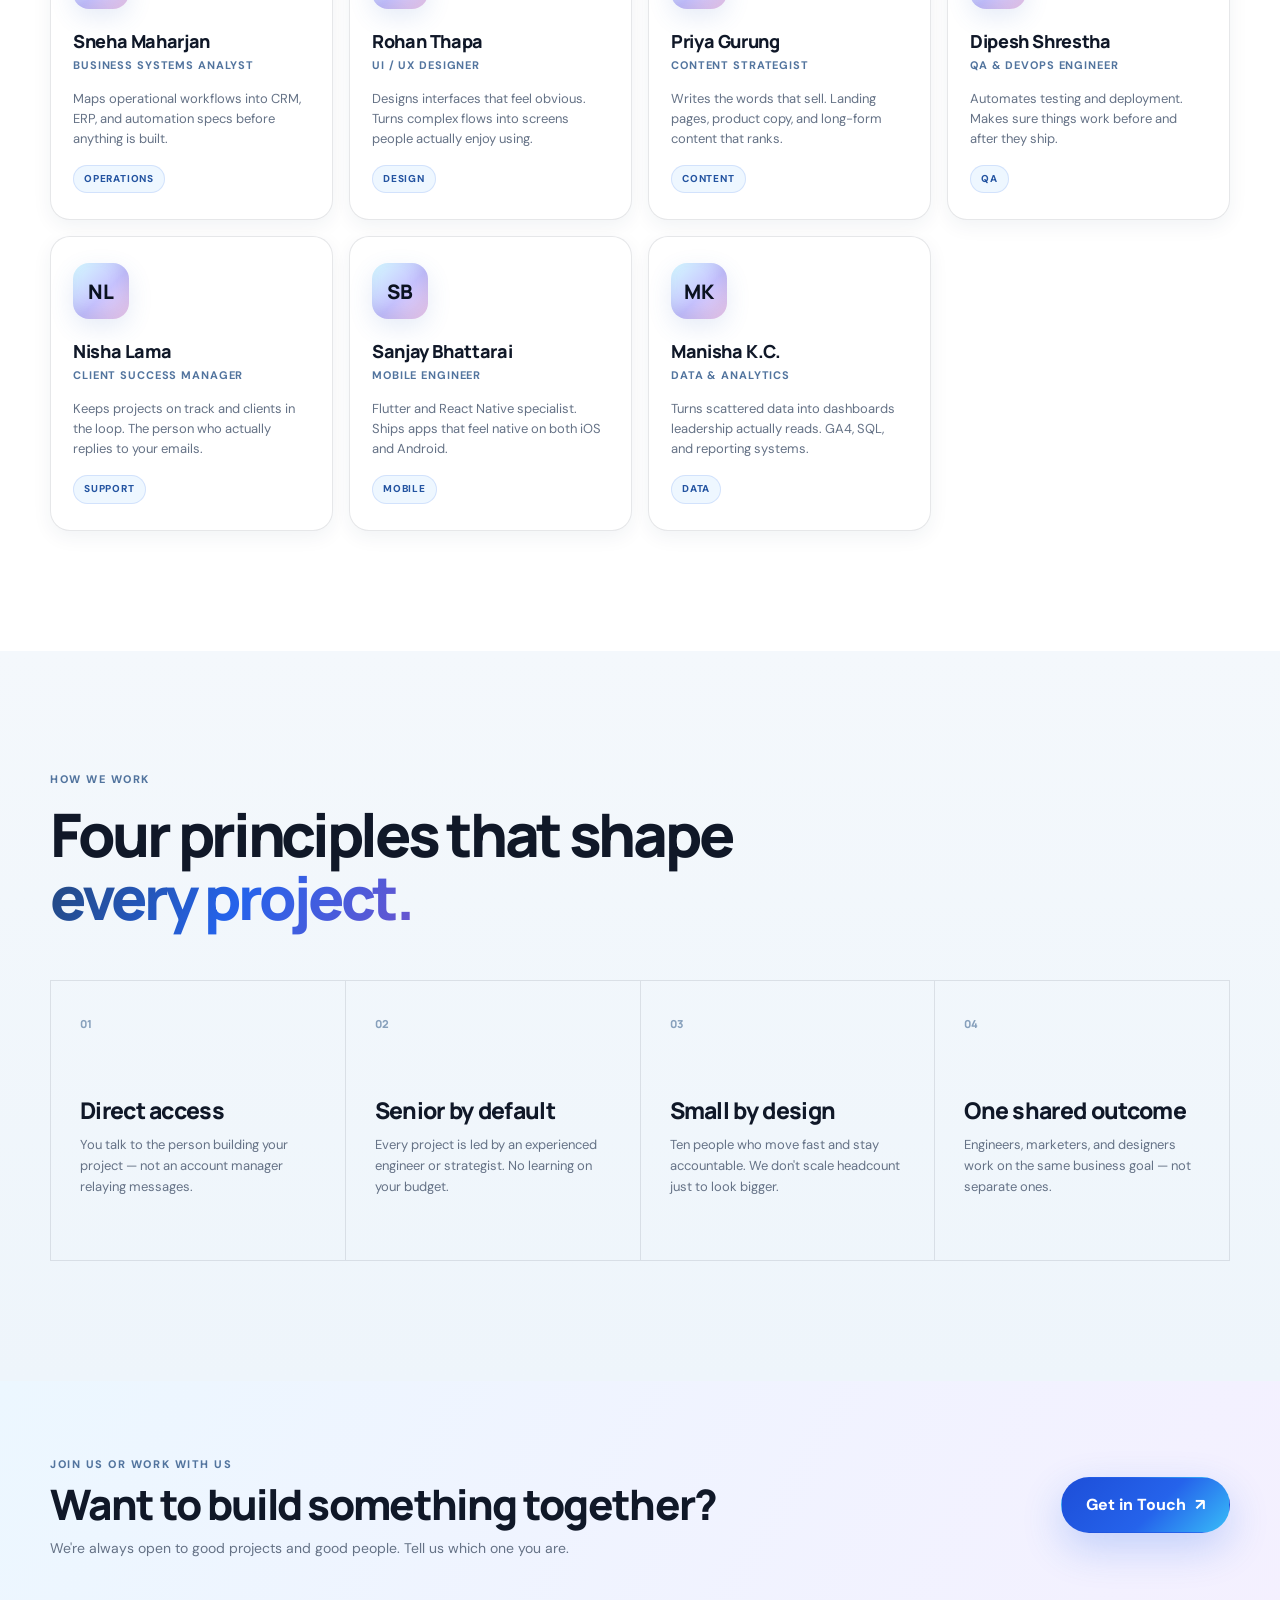
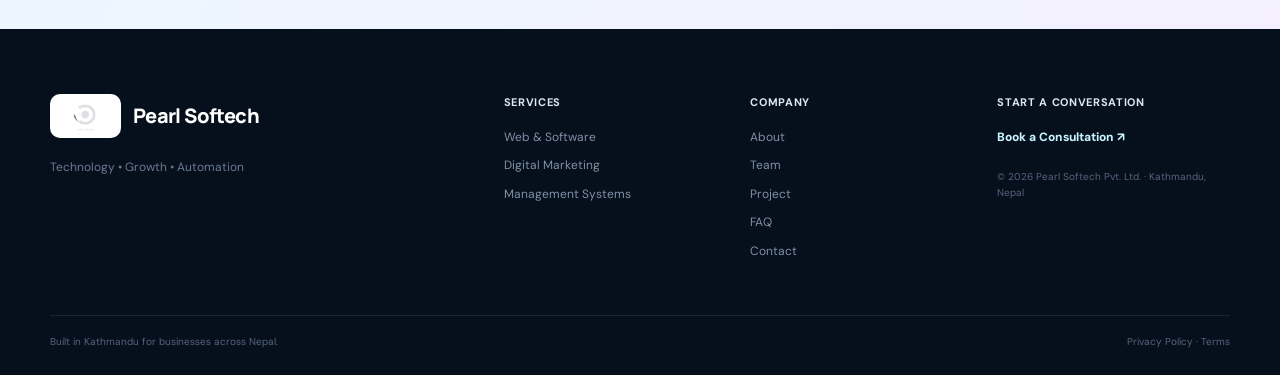
<file: team.html>
<!doctype html>
<html lang="en">
<head>
<meta charset="utf-8">
<meta name="viewport" content="width=device-width,initial-scale=1">
<meta name="theme-color" content="#06101d">
<meta name="description" content="Meet the Pearl Softech team — engineers, marketers, designers, and operators in Kathmandu, Nepal.">
<title>Team — Pearl Softech</title>
<link rel="preconnect" href="https://fonts.googleapis.com">
<link rel="preconnect" href="https://fonts.gstatic.com" crossorigin>
<link href="https://fonts.googleapis.com/css2?family=DM+Sans:wght@400;500;600;700&family=Manrope:wght@600;700;800&display=swap" rel="stylesheet">
<script>document.documentElement.classList.add('js-ready');</script>
<link rel="stylesheet" href="style.css">
</head>
<body data-page="team">
<div class="page-overlay"></div>
<div class="scroll-progress"></div>

<header class="header">
  <div class="container nav">
    <a class="brand" href="index.html"><img src="logo.png" alt="Pearl Softech" class="brand-logo"><span class="brand-text">Pearl <b>Softech</b></span></a>
    <nav class="desktop-nav">
      <a href="services.html" data-page="services">Services</a>
      <a href="team.html"     data-page="team">Team</a>
      <a href="project.html"  data-page="project">Project</a>
      <a href="about.html"    data-page="about">About</a>
      <a href="faq.html"      data-page="faq">FAQ</a>
      <a href="contact.html"  data-page="contact">Contact</a>
      <a class="btn btn-primary btn-nav magnetic" href="contact.html">Book a Consultation <span>↗</span></a>
    </nav>
    <button class="menu-toggle" aria-label="Open menu" aria-expanded="false" aria-controls="mobile-menu"><span></span><span></span><span></span></button>
  </div>
  <div class="mobile-menu" id="mobile-menu">
    <a href="index.html">Home</a>
    <a href="services.html">Services</a>
    <a href="team.html">Team</a>
    <a href="project.html">Project</a>
    <a href="about.html">About</a>
    <a href="faq.html">FAQ</a>
    <a href="contact.html">Contact</a>
    <a class="btn btn-primary" href="contact.html">Book a Consultation <span>↗</span></a>
  </div>
</header>

<main>
  <section class="page-hero">
    <div class="container page-hero-inner reveal">
      <div class="breadcrumb"><a href="index.html">Home</a><span class="sep">/</span><span class="current">Team</span></div>
      <h1>Small team.<br><span class="gradient-text">Senior work.</span></h1>
      <p>Every project is led by the person who does the work — no account managers relaying messages, no juniors learning on your budget.</p>
      <div class="hero-actions">
        <a class="btn btn-primary btn-lg magnetic" href="contact.html">Work With Us <span>↗</span></a>
        <a class="btn btn-outline-light btn-lg" href="#people">Meet the Team <span>↓</span></a>
      </div>
    </div>
  </section>

  <section class="trust-bar">
    <div class="container trust-inner reveal">
      <span class="trust-label">Our team across</span>
      <span>Engineering</span><span>Design</span><span>Growth</span><span>Operations</span>
      <span class="trust-note">Based in Kathmandu · Working worldwide</span>
    </div>
  </section>

  <section class="section" id="people">
    <div class="container">
      <div class="section-intro reveal">
        <div class="eyebrow-light">The people</div>
        <h2>Meet the team behind <span class="gradient-text-light">the work.</span></h2>
        <p>Ten people, four disciplines, one shared belief: technology should make businesses more capable, not more complicated.</p>
      </div>

      <div class="team-grid">
        <article class="team-card team-lead reveal">
          <div class="team-avatar">PS</div>
          <h3>Prakash Sharma</h3>
          <span class="role">Founder · Solutions Architect</span>
          <p>Leads architecture and delivery across every project. Background in enterprise systems and scalable web platforms.</p>
          <span class="team-tag">Software</span>
        </article>
        <article class="team-card reveal reveal-delay-1">
          <div class="team-avatar">AR</div>
          <h3>Anisha Rai</h3>
          <span class="role">Head of Digital Marketing</span>
          <p>Runs SEO, paid media, and conversion strategy. Focused on revenue, not vanity metrics.</p>
          <span class="team-tag">Growth</span>
        </article>
        <article class="team-card reveal reveal-delay-2">
          <div class="team-avatar">BK</div>
          <h3>Bikash Karki</h3>
          <span class="role">Lead Developer</span>
          <p>Full-stack engineer across React, Node, and Postgres. Builds the dashboards clients actually use.</p>
          <span class="team-tag">Engineering</span>
        </article>
        <article class="team-card reveal reveal-delay-3">
          <div class="team-avatar">SM</div>
          <h3>Sneha Maharjan</h3>
          <span class="role">Business Systems Analyst</span>
          <p>Maps operational workflows into CRM, ERP, and automation specs before anything is built.</p>
          <span class="team-tag">Operations</span>
        </article>
        <article class="team-card reveal">
          <div class="team-avatar">RT</div>
          <h3>Rohan Thapa</h3>
          <span class="role">UI / UX Designer</span>
          <p>Designs interfaces that feel obvious. Turns complex flows into screens people actually enjoy using.</p>
          <span class="team-tag">Design</span>
        </article>
        <article class="team-card reveal reveal-delay-1">
          <div class="team-avatar">PG</div>
          <h3>Priya Gurung</h3>
          <span class="role">Content Strategist</span>
          <p>Writes the words that sell. Landing pages, product copy, and long-form content that ranks.</p>
          <span class="team-tag">Content</span>
        </article>
        <article class="team-card reveal reveal-delay-2">
          <div class="team-avatar">DS</div>
          <h3>Dipesh Shrestha</h3>
          <span class="role">QA &amp; DevOps Engineer</span>
          <p>Automates testing and deployment. Makes sure things work before and after they ship.</p>
          <span class="team-tag">QA</span>
        </article>
        <article class="team-card reveal reveal-delay-3">
          <div class="team-avatar">NL</div>
          <h3>Nisha Lama</h3>
          <span class="role">Client Success Manager</span>
          <p>Keeps projects on track and clients in the loop. The person who actually replies to your emails.</p>
          <span class="team-tag">Support</span>
        </article>
        <article class="team-card reveal">
          <div class="team-avatar">SB</div>
          <h3>Sanjay Bhattarai</h3>
          <span class="role">Mobile Engineer</span>
          <p>Flutter and React Native specialist. Ships apps that feel native on both iOS and Android.</p>
          <span class="team-tag">Mobile</span>
        </article>
        <article class="team-card reveal reveal-delay-1">
          <div class="team-avatar">MK</div>
          <h3>Manisha K.C.</h3>
          <span class="role">Data &amp; Analytics</span>
          <p>Turns scattered data into dashboards leadership actually reads. GA4, SQL, and reporting systems.</p>
          <span class="team-tag">Data</span>
        </article>
      </div>
    </div>
  </section>

  <section class="section section-light-blue">
    <div class="container">
      <div class="section-intro reveal">
        <div class="eyebrow-light">How we work</div>
        <h2>Four principles that shape <span class="gradient-text-light">every project.</span></h2>
      </div>
      <div class="advantage-grid">
        <article class="advantage reveal"><span>01</span><h3>Direct access</h3><p>You talk to the person building your project — not an account manager relaying messages.</p></article>
        <article class="advantage reveal reveal-delay-1"><span>02</span><h3>Senior by default</h3><p>Every project is led by an experienced engineer or strategist. No learning on your budget.</p></article>
        <article class="advantage reveal reveal-delay-2"><span>03</span><h3>Small by design</h3><p>Ten people who move fast and stay accountable. We don't scale headcount just to look bigger.</p></article>
        <article class="advantage reveal reveal-delay-3"><span>04</span><h3>One shared outcome</h3><p>Engineers, marketers, and designers work on the same business goal — not separate ones.</p></article>
      </div>
    </div>
  </section>

  <section class="audit-cta">
    <div class="container audit-inner reveal">
      <div>
        <span class="eyebrow-light">Join us or work with us</span>
        <h2>Want to build something together?</h2>
        <p>We're always open to good projects and good people. Tell us which one you are.</p>
      </div>
      <a class="btn btn-primary btn-lg magnetic" href="contact.html">Get in Touch <span>↗</span></a>
    </div>
  </section>
</main>

<footer class="footer">
  <div class="container footer-top">
    <div><a class="brand" href="index.html"><img src="logo.png" alt="Pearl Softech" class="brand-logo"><span class="brand-text">Pearl <b>Softech</b></span></a><p>Technology • Growth • Automation</p></div>
    <div><h4>Services</h4><a href="services.html">Web &amp; Software</a><a href="services.html">Digital Marketing</a><a href="services.html">Management Systems</a></div>
    <div><h4>Company</h4><a href="about.html">About</a><a href="team.html">Team</a><a href="project.html">Project</a><a href="faq.html">FAQ</a><a href="contact.html">Contact</a></div>
    <div><h4>Start a conversation</h4><a class="footer-cta" href="contact.html">Book a Consultation ↗</a><span class="copyright">© <span id="year"></span> Pearl Softech Pvt. Ltd. · Kathmandu, Nepal</span></div>
  </div>
  <div class="container footer-bottom"><span>Built in Kathmandu for businesses across Nepal.</span><span>Privacy Policy · Terms</span></div>
</footer>

<button class="back-to-top" aria-label="Back to top">↑</button>
<script src="main.js"></script>
</body>
</html>
</file>
<file: style.css>
/* =========================================================
   PEARL SOFTECH — MASTER STYLESHEET
========================================================= */
:root{
  --ink:#06101d; --ink-2:#0b1830;
  --white:#fff; --surface:#fff; --soft:#f4f7fb;
  --blue-50:#eef7ff; --blue:#2563eb; --cyan:#39c8ff;
  --text:#101828; --muted:#657286;
  --line:rgba(16,24,40,.1); --line-dark:rgba(255,255,255,.12);
  --radius-xl:30px; --radius-lg:22px; --radius-md:16px;
  --shadow-sm:0 6px 20px rgba(21,48,87,.06);
  --shadow:0 20px 70px rgba(21,48,87,.1);
  --glow-blue:0 15px 40px rgba(37,99,235,.24);
  --ease:cubic-bezier(.22,.61,.36,1);
  --ease-out:cubic-bezier(.22,1,.36,1);
  --dur-fast:.2s; --dur:.35s; --dur-slow:.7s;
  --body:'DM Sans',system-ui,sans-serif;
  --display:'Manrope','DM Sans',sans-serif;
}
*{box-sizing:border-box}
html{scroll-behavior:smooth;scroll-padding-top:100px;-webkit-text-size-adjust:100%}
body{margin:0;font-family:var(--body);color:var(--text);background:#fff;line-height:1.62;overflow-x:hidden}
html.js-ready body{animation:fadeIn .5s var(--ease-out) both}
@keyframes fadeIn{from{opacity:0}to{opacity:1}}
body.leaving{opacity:0 !important;transition:opacity .3s var(--ease-out)}
a{color:inherit;text-decoration:none}
button,input,select,textarea{font:inherit}
button{cursor:pointer;background:none;border:0;color:inherit}
img,svg{display:block;max-width:100%}
:focus-visible{outline:2px solid var(--cyan);outline-offset:3px;border-radius:6px}
[id]{scroll-margin-top:100px}

.container{width:min(1180px,calc(100% - 48px));margin-inline:auto}
.section{padding:120px 0;position:relative}
.section-dark{color:#fff;background:linear-gradient(135deg,#06101d 0%,#0b1930 55%,#07111f 100%)}
.section-soft{background:var(--soft)}
.section-light-blue{background:linear-gradient(180deg,#f4f8fc 0%,#eef5fb 100%)}

.scroll-progress{position:fixed;top:0;left:0;height:2px;width:0%;background:linear-gradient(90deg,#39c8ff,#8b5cf6,#f472b6);z-index:200;transition:width .1s linear}
.page-overlay{position:fixed;inset:0;background:#06101d;z-index:9998;pointer-events:none;opacity:0;transition:opacity .3s var(--ease-out)}
body.leaving .page-overlay{opacity:.35}

/* ============ HEADER ============ */
.header{position:sticky;top:0;z-index:100;background:rgba(255,255,255,.9);backdrop-filter:blur(18px);-webkit-backdrop-filter:blur(18px);border-bottom:1px solid rgba(16,24,40,.07);transition:background .35s var(--ease),box-shadow .35s var(--ease)}
.header.scrolled{background:rgba(255,255,255,.96);box-shadow:0 10px 40px rgba(15,32,58,.08)}
.nav{min-height:80px;display:flex;align-items:center;justify-content:space-between;gap:20px}

/* ============ BRAND / LOGO ============ */
.brand{display:inline-flex;align-items:center;gap:12px;font-family:var(--display);font-weight:800;letter-spacing:-.03em;text-decoration:none}
.brand-logo{
  height:42px;
  width:auto;
  max-width:180px;
  object-fit:contain;
  display:block;
  transition:transform .4s var(--ease);
}
.brand:hover .brand-logo{transform:scale(1.04)}
.brand-text{font-size:20px;font-weight:800;letter-spacing:-.03em;color:#0b1220;white-space:nowrap}
.brand-text b{font-weight:800}

/* Footer brand — put logo on a light chip so it stays visible on dark bg */
.footer .brand-logo{height:44px;background:#fff;padding:4px 10px;border-radius:10px}
.footer .brand-text{color:#fff}

@media(max-width:760px){
  .brand-logo{height:34px;max-width:140px}
  .brand-text{font-size:16px}
  .footer .brand-logo{height:38px}
}

/* ============ NAV ============ */
.desktop-nav{display:flex;align-items:center;gap:22px;font-size:13px;font-weight:700}
.desktop-nav>a:not(.btn){color:#465267;position:relative;transition:color .2s ease}
.desktop-nav>a:not(.btn)::after{content:"";position:absolute;left:50%;bottom:-8px;width:0;height:2px;background:linear-gradient(90deg,#2563eb,#39c8ff);border-radius:2px;transition:width .35s var(--ease),left .35s var(--ease)}
.desktop-nav>a:not(.btn):hover{color:var(--blue)}
.desktop-nav>a:not(.btn):hover::after{width:100%;left:0}
.desktop-nav>a.active:not(.btn){color:var(--blue)}
.desktop-nav>a.active:not(.btn)::after{width:100%;left:0}

.menu-toggle{display:none;padding:6px}
.menu-toggle span{display:block;width:24px;height:2px;background:#0b1220;border-radius:5px;margin:5px;transition:transform .35s var(--ease),opacity .35s var(--ease)}
.menu-toggle[aria-expanded="true"] span:nth-child(1){transform:translateY(7px) rotate(45deg)}
.menu-toggle[aria-expanded="true"] span:nth-child(2){opacity:0}
.menu-toggle[aria-expanded="true"] span:nth-child(3){transform:translateY(-7px) rotate(-45deg)}
.mobile-menu{display:none}

/* ============ BUTTONS ============ */
.btn{position:relative;display:inline-flex;align-items:center;justify-content:center;gap:9px;border:1px solid transparent;border-radius:999px;min-height:48px;padding:0 20px;font-weight:800;overflow:hidden;transition:transform .35s var(--ease),box-shadow .35s var(--ease),background .35s var(--ease),border-color .35s var(--ease)}
.btn::before{content:"";position:absolute;inset:0;background:linear-gradient(110deg,transparent 18%,rgba(255,255,255,.28) 50%,transparent 82%);transform:translateX(-120%);transition:transform .7s var(--ease)}
.btn:hover::before{transform:translateX(120%)}
.btn:hover{transform:translateY(-2px)}
.btn>span{position:relative;z-index:1}
.btn-primary{color:#fff;background:linear-gradient(135deg,#1d4ed8,#2563eb 56%,#38bdf8);box-shadow:var(--glow-blue)}
.btn-primary:hover{box-shadow:0 22px 50px rgba(37,99,235,.34)}
.btn-outline-light{color:#fff;border-color:rgba(255,255,255,.22);background:rgba(255,255,255,.03)}
.btn-outline-light:hover{border-color:rgba(255,255,255,.4);background:rgba(255,255,255,.07)}
.btn-dark{color:#fff;background:#0b1220}
.btn-lg{min-height:56px;padding:0 24px}
.btn-nav{min-height:42px;padding:0 16px;font-size:12px}

/* ============ TYPE ============ */
.eyebrow,.eyebrow-light{font-size:11px;font-weight:800;letter-spacing:.14em;text-transform:uppercase}
.eyebrow{color:#9bc9ff}
.eyebrow-light{color:#52749e;margin-bottom:15px}
.eyebrow i{display:inline-block;width:7px;height:7px;background:#78ddff;border-radius:50%;box-shadow:0 0 18px #78ddff;margin-right:8px}
.gradient-text{background:linear-gradient(120deg,#fff 0%,#c6f5ff 45%,#ffd6f0 100%);-webkit-background-clip:text;background-clip:text;color:transparent}
.gradient-text-light{background:linear-gradient(120deg,#24477a 0%,#2563eb 52%,#6a55ce 100%);-webkit-background-clip:text;background-clip:text;color:transparent}

.section-intro{max-width:790px;margin-bottom:52px}
.section-intro h2{margin:0 0 18px;font:800 clamp(38px,5vw,60px)/1.04 var(--display);letter-spacing:-.055em}
.section-intro p{max-width:710px;margin:0;color:var(--muted);font-size:17px}
.dark-intro p{color:#9baabd}

/* ============ HERO (home) ============ */
.hero{min-height:820px;display:flex;align-items:center;overflow:hidden;isolation:isolate;position:relative}
.hero-grid{position:absolute;inset:0;opacity:.14;z-index:-2;background-image:linear-gradient(rgba(255,255,255,.07) 1px,transparent 1px),linear-gradient(90deg,rgba(255,255,255,.07) 1px,transparent 1px);background-size:55px 55px;-webkit-mask-image:radial-gradient(circle at 65% 45%,#000 18%,transparent 75%);mask-image:radial-gradient(circle at 65% 45%,#000 18%,transparent 75%)}
.hero-glow{position:absolute;border-radius:50%;filter:blur(20px);z-index:-1;animation:drift 12s ease-in-out infinite}
.hero-glow-a{width:520px;height:520px;right:-100px;top:-180px;background:radial-gradient(circle,rgba(71,163,255,.28),transparent 65%)}
.hero-glow-b{width:380px;height:380px;left:-160px;bottom:-150px;background:radial-gradient(circle,rgba(255,166,220,.22),transparent 68%);animation-delay:-4s}
.hero-inner{display:grid;grid-template-columns:.92fr 1.08fr;gap:75px;align-items:center}
.hero-copy h1{font:800 clamp(52px,6.2vw,82px)/.98 var(--display);letter-spacing:-.065em;margin:0 0 24px;max-width:720px}
.hero-lead{max-width:650px;color:#b8c4d6;font-size:17px;margin:0}
.hero-actions{display:flex;gap:12px;flex-wrap:wrap;margin:35px 0}
.hero-microproof{display:flex;flex-wrap:wrap;gap:13px 22px;color:#8090a7;font-size:12px}
.hero-microproof b{color:#e3edf9}
.hero-product{position:relative;min-height:540px;display:grid;place-items:center;perspective:1800px}

.dashboard{width:min(100%,650px);border:1px solid rgba(255,255,255,.13);border-radius:27px;background:rgba(255,255,255,.055);backdrop-filter:blur(20px);-webkit-backdrop-filter:blur(20px);box-shadow:0 30px 100px rgba(0,0,0,.3);overflow:hidden;transform:rotateY(-7deg) rotateX(3deg);animation:heroFloat 8s ease-in-out infinite}
.dash-top{display:grid;grid-template-columns:auto 1fr auto;align-items:center;gap:12px;padding:13px 15px;border-bottom:1px solid rgba(255,255,255,.08);font-size:10px;color:#75869c}
.traffic-dots{display:flex;gap:5px}
.traffic-dots i{width:7px;height:7px;border-radius:50%;background:rgba(255,255,255,.3)}
.status-dot{color:#91edc8}
.dash-body{display:grid;grid-template-columns:72px 1fr}
.dash-side{border-right:1px solid rgba(255,255,255,.08);padding:18px 12px;display:flex;flex-direction:column;gap:16px}
.side-logo{width:38px;height:38px;border-radius:12px;display:grid;place-items:center;background:linear-gradient(135deg,#d4faff,#bfc5ff);color:#263e67;font-weight:900;margin-bottom:8px}
.side-line{height:7px;border-radius:7px;background:rgba(255,255,255,.07)}
.side-line.active{background:rgba(169,223,255,.5)}
.side-line.short{width:55%}
.dash-main{padding:18px}
.dash-heading{display:flex;align-items:flex-start;justify-content:space-between;gap:15px}
.dash-heading span:first-child{display:block;font-weight:700;font-size:13px}
.dash-heading small{display:block;color:#71829a;font-size:9px;margin-top:2px}
.period{padding:7px 9px;border-radius:999px;border:1px solid rgba(255,255,255,.08);color:#7f91a8;font-size:9px}
.metric-row{display:grid;grid-template-columns:repeat(3,1fr);gap:10px;margin:16px 0}
.metric-card{border:1px solid rgba(255,255,255,.08);border-radius:15px;padding:14px;background:rgba(255,255,255,.04)}
.metric-card small{display:block;color:#718198;font-size:9px}
.metric-card strong{display:block;font:800 21px var(--display);margin:4px 0}
.metric-card em{font-style:normal;color:#a8ebff;font-size:9px}
.chart-panel{border:1px solid rgba(255,255,255,.08);border-radius:17px;padding:13px;background:rgba(255,255,255,.025)}
.chart-head{display:flex;justify-content:space-between;color:#8290a5;font-size:10px;margin-bottom:8px}
.chart-head b{color:#c5f6ff}
.chart-panel svg{width:100%;height:205px}
.dash-footer{display:flex;flex-wrap:wrap;gap:16px;padding:12px 15px;border-top:1px solid rgba(255,255,255,.08);color:#68798f;font-size:9px}
.dash-footer i{display:inline-block;width:6px;height:6px;border-radius:50%;background:#65e7bb;box-shadow:0 0 10px #65e7bb}

.orbit{position:absolute;border-radius:50%;border:1px solid rgba(162,227,255,.12);animation:spinSlow 22s linear infinite}
.orbit-a{width:480px;height:480px}
.orbit-b{width:570px;height:570px;animation-direction:reverse;opacity:.5}
.pearl{position:absolute;border-radius:50%;background:radial-gradient(circle at 32% 26%,#fff 0 10%,#d5fbff 28%,#c7caff 58%,#ffd6f0 100%);box-shadow:inset -15px -18px 30px rgba(85,80,167,.18),0 30px 80px rgba(75,127,255,.2);animation:pearlFloat 7s ease-in-out infinite}
.pearl-one{width:78px;height:78px;right:2%;top:10%}
.pearl-two{width:42px;height:42px;left:2%;bottom:13%;animation-delay:-2.4s}

/* ============ PAGE HERO (subpages) ============ */
.page-hero{position:relative;overflow:hidden;isolation:isolate;padding:140px 0 90px;color:#fff;background:linear-gradient(135deg,#06101d 0%,#0b1930 55%,#07111f 100%)}
.page-hero::before{content:"";position:absolute;inset:0;z-index:-1;opacity:.16;background-image:linear-gradient(rgba(255,255,255,.07) 1px,transparent 1px),linear-gradient(90deg,rgba(255,255,255,.07) 1px,transparent 1px);background-size:60px 60px;-webkit-mask-image:radial-gradient(circle at 50% 30%,#000 20%,transparent 80%);mask-image:radial-gradient(circle at 50% 30%,#000 20%,transparent 80%)}
.page-hero::after{content:"";position:absolute;width:600px;height:600px;right:-180px;top:-200px;background:radial-gradient(circle,rgba(255,166,220,.24),transparent 65%);border-radius:50%;filter:blur(30px);z-index:-1}
.page-hero-inner{max-width:840px;position:relative;z-index:2}
.page-hero h1{font:800 clamp(44px,6vw,78px)/1.02 var(--display);letter-spacing:-.06em;margin:22px 0 20px;color:#fff}
.page-hero p{color:#b8c4d6;font-size:18px;max-width:640px;margin:0}
.page-hero .hero-actions{margin-top:32px}

.breadcrumb{display:inline-flex;align-items:center;gap:10px;padding:8px 16px 8px 12px;border-radius:999px;background:rgba(255,255,255,.06);border:1px solid rgba(255,255,255,.14);backdrop-filter:blur(10px);-webkit-backdrop-filter:blur(10px);font-size:11px;font-weight:700;letter-spacing:.12em;text-transform:uppercase;color:#8fa4bf;margin-bottom:14px}
.breadcrumb a{color:#c8f3ff;display:inline-flex;align-items:center;gap:6px;padding:4px 10px;border-radius:999px;transition:background .25s,color .25s}
.breadcrumb a:hover{background:rgba(200,243,255,.14);color:#fff}
.breadcrumb a::before{content:"←";font-size:12px}
.breadcrumb .sep{color:#4c5c72;font-weight:400}
.breadcrumb .current{color:#fff;font-weight:800}

/* ============ TRUST BAR ============ */
.trust-bar{padding:20px 0;border-bottom:1px solid var(--line);background:#fff}
.trust-inner{display:grid;grid-template-columns:1.2fr repeat(4,auto) 1fr;align-items:center;gap:24px;font-size:12px;color:#6e7a8b}
.trust-inner>span:not(.trust-label):not(.trust-note){font-weight:800;color:#27364c}
.trust-label,.trust-note{color:#8a96a6}
.trust-note{text-align:right}

/* ============ LOGO STRIP ============ */
.logo-strip{padding:60px 0;background:#fff;border-top:1px solid var(--line);border-bottom:1px solid var(--line)}
.logo-strip-label{text-align:center;font-size:11px;font-weight:800;letter-spacing:.18em;text-transform:uppercase;color:#8a96a6;margin:0 0 34px}
.logo-row{display:grid;grid-template-columns:repeat(5,1fr);gap:20px;align-items:center}
.logo-item{display:grid;place-items:center;height:78px;border:1px solid var(--line);border-radius:16px;background:linear-gradient(180deg,#ffffff,#f7fbff);color:#3d4c62;font:800 15px var(--display);letter-spacing:-.02em;padding:0 14px;text-align:center;filter:grayscale(100%);opacity:.72;transition:all .35s var(--ease)}
.logo-item:hover{transform:translateY(-4px);border-color:rgba(37,99,235,.24);box-shadow:0 15px 40px rgba(24,52,87,.09);color:#1d4ed8;filter:grayscale(0);opacity:1}
.logo-item small{display:block;font-size:9px;font-weight:700;letter-spacing:.14em;color:#8a96a6;margin-top:4px}

/* ============ PARTNERSHIP ============ */
.partnership-section{background:#fff}
.partner-grid{display:grid;grid-template-columns:repeat(3,1fr);gap:16px;margin-top:20px}
.partner-card{display:flex;flex-direction:column;align-items:center;justify-content:center;gap:6px;padding:28px 20px;border:1px solid var(--line);border-radius:18px;background:linear-gradient(180deg,#ffffff,#f7fbff);text-align:center;transition:all .35s var(--ease)}
.partner-card:hover{transform:translateY(-4px);border-color:rgba(37,99,235,.24);box-shadow:var(--shadow-sm)}
.partner-logo{color:#3d4c62;display:grid;place-items:center;height:36px}
.partner-name{font:800 14px var(--display)}
.partner-type{font-size:10px;font-weight:700;letter-spacing:.1em;text-transform:uppercase;color:#8a96a6}

/* ============ SERVICE CARDS ============ */
.service-grid{display:grid;grid-template-columns:repeat(3,1fr);gap:19px}
.service-card{min-height:490px;position:relative;padding:31px;border:1px solid var(--line);border-radius:var(--radius-xl);background:#fff;box-shadow:var(--shadow);overflow:hidden;transition:all .35s var(--ease)}
.service-card:hover{transform:translateY(-10px);box-shadow:0 28px 80px rgba(26,64,108,.14);border-color:rgba(37,99,235,.22)}
.service-card::after{content:"";position:absolute;width:210px;height:210px;right:-95px;top:-95px;border-radius:50%;background:radial-gradient(circle,rgba(116,218,255,.16),transparent 68%);transition:transform .5s var(--ease)}
.service-card:hover::after{transform:scale(1.3)}
.service-blue{background:linear-gradient(180deg,#f7fcff,#fff)}
.service-head{display:flex;align-items:center;justify-content:space-between}
.service-number{font:800 12px var(--display);color:#7590b1}
.service-label{font-size:10px;font-weight:800;letter-spacing:.12em;color:#6f84a0}
.service-card h3{font:800 28px/1.08 var(--display);letter-spacing:-.04em;margin:62px 0 15px;max-width:320px}
.service-card p{margin:0;color:var(--muted);font-size:14px}
.service-list{list-style:none;padding:0;margin:23px 0 0;display:grid;grid-template-columns:1fr 1fr;gap:9px 18px}
.service-list li{font-size:12px;color:#405065;position:relative;padding-left:13px}
.service-list li::before{content:"";position:absolute;left:0;top:.7em;width:5px;height:5px;border-radius:50%;background:#70cfff}
.service-link{display:inline-flex;gap:8px;font-size:13px;font-weight:800;color:#2454a1;margin-top:28px;transition:gap .35s var(--ease)}
.service-link:hover{gap:13px}

/* ============ SPLIT / SOLUTION ROWS ============ */
.split-layout{display:grid;grid-template-columns:.82fr 1.18fr;gap:90px}
.sticky-intro{position:sticky;top:120px;align-self:start}
.sticky-intro h2{font:800 clamp(38px,4.8vw,56px)/1.05 var(--display);letter-spacing:-.05em;margin:0 0 18px}
.sticky-intro p{color:var(--muted);max-width:560px}
.sticky-intro .btn{margin-top:20px}
.solution-list{border-top:1px solid var(--line)}
.solution-row{display:grid;grid-template-columns:60px 1fr;gap:28px;padding:36px 0;border-bottom:1px solid var(--line);transition:padding-left .35s var(--ease)}
.solution-row:hover{padding-left:12px}
.solution-index{font:800 13px var(--display);color:#8ba2bd;padding-top:6px;letter-spacing:.06em}
.solution-row h3{font:800 24px/1.15 var(--display);letter-spacing:-.025em;margin:0 0 10px}
.solution-row p{margin:0;color:var(--muted);font-size:14.5px;line-height:1.65;max-width:700px}
.solution-tags{display:flex;flex-wrap:wrap;gap:8px;margin-top:20px}
.solution-tags span{font-size:10px;font-weight:800;letter-spacing:.08em;text-transform:uppercase;color:#51657f;border:1px solid var(--line);border-radius:999px;padding:6px 11px;background:#fff}

/* ============ ADVANTAGE ============ */
.advantage-grid{display:grid;grid-template-columns:repeat(4,1fr);border-top:1px solid var(--line);border-left:1px solid var(--line)}
.advantage{padding:29px;border-right:1px solid var(--line);border-bottom:1px solid var(--line);min-height:280px;transition:background .35s var(--ease)}
.advantage:hover{background:linear-gradient(180deg,#f7fcff,#fff)}
.advantage span{font:800 11px var(--display);color:#87a0bc}
.advantage h3{font:800 23px var(--display);margin:58px 0 8px;letter-spacing:-.03em}
.advantage p{margin:0;color:var(--muted);font-size:13px}

/* ============ TEAM ============ */
.team-grid{display:grid;grid-template-columns:repeat(4,1fr);gap:16px;margin-top:20px}
.team-card{padding:26px 22px;border:1px solid var(--line);border-radius:20px;background:#fff;box-shadow:var(--shadow-sm);position:relative;overflow:hidden;transition:all .35s var(--ease)}
.team-card:hover{transform:translateY(-6px);box-shadow:var(--shadow);border-color:rgba(37,99,235,.22)}
.team-card::before{content:"";position:absolute;inset:0 auto 0 0;width:4px;background:linear-gradient(180deg,#2563eb,#39c8ff,#ffd6f0);transform:scaleY(0);transform-origin:top;transition:transform .4s var(--ease)}
.team-card:hover::before{transform:scaleY(1)}
.team-avatar{width:56px;height:56px;border-radius:16px;display:grid;place-items:center;font:800 20px var(--display);color:#0b1220;background:linear-gradient(135deg,#d4faff,#c8c4ff 55%,#ffd6f0);box-shadow:inset -6px -8px 16px rgba(75,77,155,.16),0 8px 24px rgba(73,112,195,.14);margin-bottom:20px}
.team-card h3{font:800 18px var(--display);letter-spacing:-.02em;margin:0 0 4px}
.team-card .role{display:block;font-size:11px;font-weight:700;letter-spacing:.08em;text-transform:uppercase;color:#52749e;margin-bottom:14px}
.team-card p{margin:0;font-size:13px;color:var(--muted);line-height:1.55}
.team-tag{display:inline-block;margin-top:16px;padding:5px 10px;border-radius:999px;font-size:10px;font-weight:800;letter-spacing:.08em;text-transform:uppercase;color:#2454a1;background:#eef7ff;border:1px solid rgba(37,99,235,.14)}
.team-lead{grid-column:span 2;background:linear-gradient(135deg,#f7fcff,#ffffff 60%,#fdf3fb);border-color:rgba(37,99,235,.22)}
.team-lead .team-avatar{width:72px;height:72px;font-size:26px;border-radius:22px}
.team-lead h3{font-size:22px}

/* ============ PROJECT CARDS ============ */
.project-grid{display:grid;grid-template-columns:repeat(2,1fr);gap:24px;margin-top:20px}
.project-card{border:1px solid var(--line);border-radius:24px;background:#fff;overflow:hidden;box-shadow:var(--shadow-sm);display:flex;flex-direction:column;transition:all .35s var(--ease)}
.project-card:hover{transform:translateY(-6px);box-shadow:var(--shadow);border-color:rgba(37,99,235,.22)}
.project-image{position:relative;aspect-ratio:16/10;overflow:hidden;background:#0b1220}
.project-image img{width:100%;height:100%;object-fit:cover;transition:transform .8s var(--ease);display:block}
.project-card:hover .project-image img{transform:scale(1.05)}
.project-image::after{content:"";position:absolute;inset:0;background:linear-gradient(180deg,transparent 55%,rgba(6,16,29,.55) 100%);pointer-events:none}
.project-badge{position:absolute;top:14px;left:14px;padding:6px 12px;font-size:10px;font-weight:800;letter-spacing:.1em;text-transform:uppercase;color:#fff;background:rgba(6,16,29,.72);border:1px solid rgba(255,255,255,.18);border-radius:999px;backdrop-filter:blur(10px);-webkit-backdrop-filter:blur(10px);z-index:2}
.project-body{padding:24px}
.project-meta{display:flex;justify-content:space-between;gap:10px;font-size:10px;font-weight:800;letter-spacing:.1em;text-transform:uppercase;color:#8a96a6;margin-bottom:10px}
.project-body h3{font:800 24px var(--display);letter-spacing:-.03em;margin:0 0 10px}
.project-body p{margin:0 0 20px;color:var(--muted);font-size:14px;line-height:1.62}
.project-stats{display:grid;grid-template-columns:repeat(3,1fr);gap:12px;border-top:1px solid var(--line);padding-top:16px}
.project-stats strong{display:block;font:800 20px var(--display);color:var(--blue)}
.project-stats small{display:block;margin-top:4px;font-size:10px;font-weight:700;letter-spacing:.06em;text-transform:uppercase;color:#8a96a6}

/* ============ PROCESS ============ */
.process-line{display:grid;grid-template-columns:repeat(6,1fr);border-top:1px solid var(--line);border-left:1px solid var(--line)}
.process-step{min-height:260px;padding:24px;border-right:1px solid var(--line);border-bottom:1px solid var(--line);transition:background .35s var(--ease)}
.process-step:hover{background:linear-gradient(180deg,#f7fcff,#fff)}
.process-step span{font:800 11px var(--display);color:#88a0bb}
.process-step h3{margin:54px 0 9px;font:800 21px var(--display)}
.process-step p{margin:0;color:var(--muted);font-size:12px}

/* ============ INDUSTRIES ============ */
.industry-grid{display:grid;grid-template-columns:repeat(3,1fr);gap:14px}
.industry-card{padding:26px;border:1px solid var(--line);border-radius:19px;background:rgba(255,255,255,.7);transition:all .35s var(--ease)}
.industry-card:hover{transform:translateY(-5px);box-shadow:var(--shadow);border-color:rgba(37,99,235,.2)}
.industry-card>span{font-size:10px;font-weight:800;color:#86a0bb}
.industry-card h3{font:800 20px var(--display);margin:28px 0 7px}
.industry-card p{margin:0;color:var(--muted);font-size:13px}

/* ============ TECH ============ */
.tech-grid{display:grid;grid-template-columns:.75fr 1.25fr;gap:90px;align-items:start}
.tech-panels{display:grid;grid-template-columns:1fr 1fr;gap:12px}
.tech-group{padding:18px;border:1px solid var(--line);border-radius:17px;background:#fff}
.tech-group h3{font:700 13px var(--display);margin:0 0 12px}
.tech-group>div{display:flex;flex-wrap:wrap;gap:7px}
.tech-group span{padding:7px 9px;border-radius:999px;background:#f5f8fb;color:#506177;font-size:10px;font-weight:700}

/* ============ TESTIMONIALS ============ */
.testimonial-grid{display:grid;grid-template-columns:repeat(3,1fr);gap:16px}
.testimonial{margin:0;padding:28px;border:1px solid var(--line);border-radius:21px;background:#fff;box-shadow:0 15px 50px rgba(24,52,87,.06);transition:all .35s var(--ease)}
.testimonial:hover{transform:translateY(-4px);box-shadow:var(--shadow)}
.testimonial .quote{display:block;font:800 48px/1 Georgia,serif;color:#b8cadf}
.testimonial p{margin:8px 0 28px;font:600 19px/1.45 var(--display);letter-spacing:-.02em}
.testimonial footer{border-top:1px solid var(--line);padding-top:15px}
.testimonial footer strong,.testimonial footer span{display:block}
.testimonial footer strong{font-size:12px}
.testimonial footer span{font-size:10px;color:#7e899a;margin-top:2px}

/* ============ ABOUT ============ */
.about-grid{display:grid;grid-template-columns:.9fr 1.1fr;gap:80px}
.about-label span{display:block;color:#8dbfff;font-size:11px;font-weight:800;letter-spacing:.14em;text-transform:uppercase;margin-bottom:24px}
.about-label strong{display:block;font:800 clamp(36px,4.8vw,57px)/1.06 var(--display);letter-spacing:-.05em}
.about-copy{color:#a9b7ca;font-size:17px;max-width:720px}
.about-copy p{margin:0 0 21px}

/* ============ AUDIT CTA ============ */
.audit-cta{padding:35px 0;background:linear-gradient(120deg,#ecf7ff,#f4f0ff)}
.audit-inner{display:flex;justify-content:space-between;align-items:center;gap:30px;padding:34px 0}
.audit-inner h2{font:800 clamp(28px,4vw,42px)/1.1 var(--display);letter-spacing:-.04em;margin:5px 0 10px}
.audit-inner p{margin:0;color:var(--muted);max-width:690px;font-size:14px}

/* ============ FAQ ============ */
.faq-grid{display:grid;grid-template-columns:.8fr 1.2fr;gap:90px;align-items:start}
.faq-list{border-top:1px solid var(--line)}
.faq{border-bottom:1px solid var(--line)}
.faq summary{list-style:none;cursor:pointer;padding:24px 56px 24px 0;font:700 17px/1.4 var(--display);letter-spacing:-.015em;color:var(--text);position:relative;transition:color .25s;user-select:none}
.faq summary::-webkit-details-marker{display:none}
.faq summary::marker{display:none}
.faq summary:hover{color:var(--blue)}
.faq summary::after{content:"";position:absolute;right:0;top:50%;width:36px;height:36px;border-radius:50%;background-color:#f5f8fb;border:1px solid var(--line);transform:translateY(-50%);background-image:linear-gradient(currentColor,currentColor),linear-gradient(currentColor,currentColor);background-size:12px 2px,2px 12px;background-position:center,center;background-repeat:no-repeat;color:#52749e;transition:all .3s var(--ease)}
.faq[open] summary{color:var(--blue)}
.faq[open] summary::after{background-color:var(--blue);border-color:var(--blue);color:#fff;transform:translateY(-50%) rotate(45deg)}
.faq p{margin:0;padding:0 0 26px;color:var(--muted);font-size:14.5px;line-height:1.7;max-width:720px}
@keyframes fadeSlide{from{opacity:0;transform:translateY(-8px)}to{opacity:1;transform:none}}

/* ============ CONTACT ============ */
.contact-grid{display:grid;grid-template-columns:.88fr 1.12fr;gap:85px;align-items:start}
.contact-copy h2{font:800 clamp(40px,5vw,62px)/1.03 var(--display);letter-spacing:-.055em;margin:0 0 19px}
.contact-copy>p{color:var(--muted);max-width:600px}
.contact-bullets{display:grid;gap:18px;margin-top:34px}
.contact-bullets>div{display:grid;grid-template-columns:34px 1fr;gap:14px}
.contact-bullets>div>span{font:800 11px var(--display);color:#88a0bb}
.contact-bullets p{margin:0;color:var(--muted);font-size:12px}
.contact-info{display:grid;gap:14px;margin-top:34px}
.contact-info a{display:flex;align-items:center;gap:14px;padding:14px 16px;border:1px solid var(--line);border-radius:14px;background:#fff;transition:all .35s var(--ease)}
.contact-info a:hover{transform:translateX(4px);border-color:rgba(37,99,235,.24)}
.contact-info b{font-size:12px}
.contact-info span{font-size:11px;color:var(--muted);display:block}
.contact-icon{width:42px;height:42px;border-radius:12px;display:grid;place-items:center;background:linear-gradient(135deg,#eef7ff,#f5f0ff);color:var(--blue);flex-shrink:0}
.contact-icon-mail{color:#ea4335;background:linear-gradient(135deg,#ffecec,#ffe0e0)}
.contact-icon-phone{color:#2563eb;background:linear-gradient(135deg,#eef7ff,#e0eaff)}
.contact-icon-pin{background:linear-gradient(135deg,#eef7ff,#f5f0ff);color:#2563eb}

.social-row{display:flex;gap:10px;margin-top:24px;flex-wrap:wrap}
.social-btn{width:46px;height:46px;display:grid;place-items:center;border-radius:14px;border:1px solid var(--line);background:#fff;color:#3d4c62;transition:all .35s var(--ease)}
.social-btn:hover{transform:translateY(-3px);color:#fff}
.social-gmail:hover{background:#ea4335;border-color:#ea4335}
.social-x:hover{background:#0b1220;border-color:#0b1220}
.social-fb:hover{background:#1877f2;border-color:#1877f2}
.social-ig:hover{background:linear-gradient(45deg,#f09433,#e6683c,#dc2743,#cc2366,#bc1888);border-color:transparent}

.map-block{margin-top:28px}
.map-label{display:flex;align-items:flex-start;gap:12px;padding:14px 16px;border:1px solid var(--line);border-radius:14px;background:#fff;margin-bottom:12px}
.map-label b{display:block;font-size:12px}
.map-label span{font-size:11px;color:var(--muted)}
.map-embed{border-radius:18px;overflow:hidden;border:1px solid var(--line);box-shadow:var(--shadow-sm);aspect-ratio:16/10;background:#f5f8fb}
.map-embed iframe{width:100%;height:100%;border:0;display:block}

.lead-form{background:#fff;border:1px solid var(--line);border-radius:23px;box-shadow:var(--shadow);padding:28px}
.lead-form label{display:grid;gap:7px;font-size:11px;font-weight:800;color:#344258;margin-bottom:15px}
.form-row{display:grid;grid-template-columns:1fr 1fr;gap:13px}
input,select,textarea{width:100%;border:1px solid rgba(16,24,40,.12);border-radius:12px;background:#f8fafc;padding:13px 14px;color:#0f172a;outline:none;transition:border-color .2s,box-shadow .2s,background .2s}
input:focus,select:focus,textarea:focus{border-color:rgba(37,99,235,.48);background:#fff;box-shadow:0 0 0 4px rgba(37,99,235,.07)}
textarea{resize:vertical;min-height:130px}
.form-note{font-size:10px;color:#8791a0;margin:10px 0 0}
.form-success{display:none;margin:12px 0 0;padding:11px 12px;border-radius:10px;background:#effbf6;color:#23674e;font-size:11px}
.form-success.visible{display:block}

/* ============ FOOTER ============ */
.footer{background:#06101d;color:#fff;padding:65px 0 25px}
.footer-top{display:grid;grid-template-columns:1.6fr .8fr .8fr .9fr;gap:40px}
.footer p{color:#687a91;font-size:12px;margin:12px 0 0}
.footer h4{font-size:11px;color:#dce6f4;margin:0 0 16px;letter-spacing:.06em;text-transform:uppercase}
.footer a:not(.brand){display:block;color:#7f90a6;font-size:12px;margin:9px 0;transition:color .2s}
.footer a:not(.brand):hover{color:#c8f3ff}
.footer-cta{color:#c8f3ff!important;font-weight:800!important}
.copyright{display:block;color:#53657d;font-size:10px;margin-top:22px}
.footer-bottom{display:flex;justify-content:space-between;gap:20px;border-top:1px solid rgba(255,255,255,.08);margin-top:45px;padding-top:18px;color:#53657d;font-size:10px}

/* ============ BACK TO TOP ============ */
.back-to-top{position:fixed;right:22px;bottom:22px;width:46px;height:46px;border-radius:50%;background:linear-gradient(135deg,#1d4ed8,#39c8ff);color:#fff;font-size:16px;font-weight:800;z-index:90;box-shadow:0 15px 40px rgba(37,99,235,.32);opacity:0;transform:translateY(12px);pointer-events:none;transition:all .35s var(--ease)}
.back-to-top.visible{opacity:1;transform:none;pointer-events:auto}
.back-to-top:hover{transform:translateY(-3px)}

/* ============ REVEAL ============ */
html.js-ready .reveal{opacity:0;transform:translateY(22px);transition:opacity .7s var(--ease),transform .7s var(--ease)}
html.js-ready .reveal.revealed{opacity:1;transform:none}
body.show-all .reveal{opacity:1 !important;transform:none !important;transition:none !important}
.reveal-delay-1{transition-delay:.08s}
.reveal-delay-2{transition-delay:.16s}
.reveal-delay-3{transition-delay:.24s}

@keyframes drift{0%,100%{transform:translate3d(0,0,0) scale(1)}50%{transform:translate3d(20px,-18px,0) scale(1.05)}}
@keyframes heroFloat{0%,100%{transform:rotateY(-7deg) rotateX(3deg) translateY(0)}50%{transform:rotateY(-5deg) rotateX(2deg) translateY(-10px)}}
@keyframes pearlFloat{0%,100%{transform:translate3d(0,0,0) rotate(0deg)}50%{transform:translate3d(-8px,-12px,0) rotate(9deg)}}
@keyframes spinSlow{to{transform:rotate(360deg)}}

/* ============ RESPONSIVE ============ */
@media(max-width:1080px){
  .desktop-nav{gap:14px;font-size:12px}
  .hero-inner,.split-layout,.tech-grid,.about-grid,.faq-grid,.contact-grid{grid-template-columns:1fr;gap:50px}
  .hero{padding:95px 0}
  .hero-product{min-height:470px}
  .dashboard{width:min(100%,720px)}
  .sticky-intro{position:static}
  .service-grid,.testimonial-grid{grid-template-columns:1fr 1fr}
  .project-grid{grid-template-columns:1fr}
  .process-line{grid-template-columns:repeat(3,1fr)}
  .advantage-grid{grid-template-columns:1fr 1fr}
  .industry-grid,.partner-grid{grid-template-columns:repeat(2,1fr)}
  .trust-inner{grid-template-columns:repeat(4,auto)}
  .trust-label,.trust-note{display:none}
  .footer-top{grid-template-columns:1.4fr 1fr 1fr 1fr}
  .team-grid{grid-template-columns:1fr 1fr}
  .logo-row{grid-template-columns:repeat(3,1fr)}
  .team-lead{grid-column:span 2}
}
@media(max-width:760px){
  .container{width:min(100% - 30px,640px)}
  .section{padding:84px 0}
  .page-hero{padding:100px 0 60px}
  .desktop-nav{display:none}
  .menu-toggle{display:block}
  .mobile-menu{position:absolute;left:15px;right:15px;top:76px;display:none;flex-direction:column;gap:5px;padding:12px;background:rgba(255,255,255,.98);border:1px solid var(--line);border-radius:20px;box-shadow:0 25px 70px rgba(21,48,87,.14)}
  .mobile-menu.open{display:flex}
  .mobile-menu a{padding:11px 12px;font-size:13px;font-weight:700;border-radius:10px}
  .mobile-menu a:hover{background:#f4f8fc}
  .mobile-menu .btn{margin-top:4px}
  .hero{min-height:auto;padding:82px 0}
  .hero-inner{gap:40px}
  .hero-copy h1{font-size:clamp(45px,12vw,67px)}
  .hero-lead{font-size:15px}
  .hero-product{min-height:340px}
  .dashboard{transform:none}
  .orbit{display:none}
  .pearl-one{width:56px;height:56px}
  .pearl-two{width:33px;height:33px}
  .dash-body{grid-template-columns:48px 1fr}
  .dash-side{padding:15px 8px}
  .side-logo{width:30px;height:30px;border-radius:9px;font-size:11px}
  .metric-row{grid-template-columns:1fr}
  .chart-panel svg{height:160px}
  .service-grid,.testimonial-grid,.industry-grid,.tech-panels,.project-grid,.partner-grid{grid-template-columns:1fr}
  .service-card{min-height:0}
  .service-card h3{margin-top:44px}
  .process-line{grid-template-columns:1fr 1fr}
  .process-step{min-height:210px}
  .advantage-grid{grid-template-columns:1fr}
  .solution-row{grid-template-columns:36px 1fr;gap:14px;padding:26px 0}
  .solution-row h3{font-size:20px}
  .form-row{grid-template-columns:1fr;gap:0}
  .audit-inner{flex-direction:column;align-items:flex-start}
  .footer-top{grid-template-columns:1fr 1fr;gap:30px}
  .footer-bottom{flex-direction:column;gap:8px}
  .trust-inner{grid-template-columns:1fr 1fr}
  .back-to-top{right:16px;bottom:16px}
  .team-grid{grid-template-columns:1fr}
  .logo-row{grid-template-columns:1fr 1fr}
  .team-lead{grid-column:span 1}
}
@media(prefers-reduced-motion:reduce){
  html{scroll-behavior:auto}
  *,*::before,*::after{animation-duration:.01ms!important;animation-iteration-count:1!important;transition-duration:.01ms!important}
  html.js-ready .reveal{opacity:1;transform:none}
}
</file>
